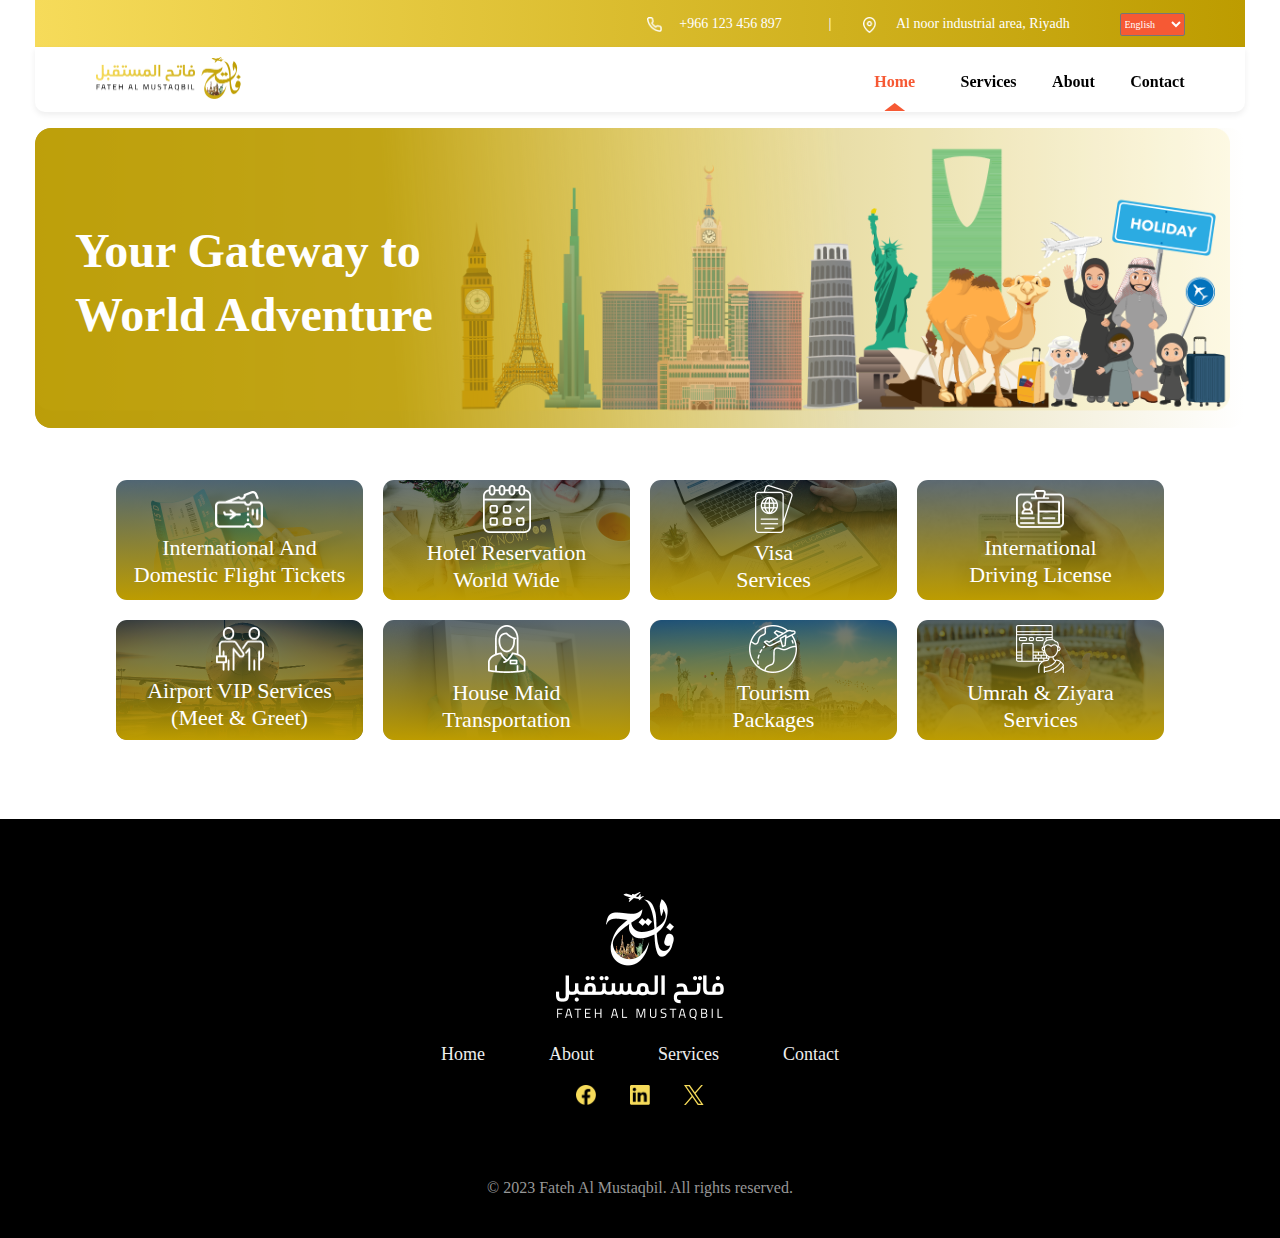
<file: index.html>
<!DOCTYPE html>
<html lang="en">
  <head>
    <meta charset="UTF-8" />
    <meta name="viewport" content="width=device-width, initial-scale=1.0" />
    <title>Fateh Al Mustaqbil - Home</title>
    <link rel="stylesheet" href="./css/home.css" />
  </head>

  <body>
    <section class="main-section">
      <!-- Yellow Header -->
      <header class="yellow-header">
        <div class="container">
          <!-- Phone Icon and Text -->
          <span>
            <img
              src="./assets/images/home_page/phone.png"
              alt="Phone Icon"
              style="
                width: 15px;
                height: 15px;
                vertical-align: middle;
                margin-right: 14px;
              "
            />
            <span class="phone-text">+966 123 456 897</span>
          </span>

          <!-- Separator -->
          <span style="margin: 0 28px 0 43px; border: 1px #ffffff; opacity: 1"
            >|</span
          >

          <!-- Location Icon and Text -->
          <span>
            <img
              src="./assets/images/home_page/map-pin@2x.png"
              alt="Location Icon"
              style="width: 13px; height: 16px; vertical-align: middle"
            />
            <span
              style="margin-right: 46px; margin-left: 16px"
              class="location-text"
              >Al noor industrial area, Riyadh</span
            >
          </span>

          <!-- Language Selector Dropdown -->
          <span>
            <select class="lag-selector" id="language-selector">
              <option value="eng">English</option>
              <option value="arb">Arabic</option>
            </select>
          </span>
        </div>
      </header>

      <!-- White Header -->
      <header class="white-header">
        <div class="container">
          <div class="logo">
            <img
              src="./assets/images/home_page/FATEH LOGO@2x.png"
              alt="Fateh Al Mustaqbil"
            />
          </div>
          <nav>
            <a
              href="/index.html"
              class="active"
              data-en="Home"
              data-ar="الرئيسية"
            >
              Home
            </a>
            <a
              href="/pages/services.html"
              class="btn-pdn"
              data-en="Services"
              data-ar="الخدمات"
            >
              Services
            </a>
            <a
              href="/pages/about.html"
              class="btn-pdn"
              data-en="About"
              data-ar="من نحن"
            >
              About
            </a>
            <a
              href="/pages/contact.html"
              class="btn-pdn"
              data-en="Contact"
              data-ar="اتصل بنا"
            >
              Contact
            </a>
          </nav>
        </div>
      </header>

      <!-- Hero Section -->
      <!-- Hero Section -->
      <section class="hero-section">
        <div class="hero-content">
          <h1 data-en="Your Gateway to" data-ar="بوابتك إلى">
            Your Gateway to
          </h1>
          <h1 data-en="World Adventure" data-ar="مغامرات العالم">
            World Adventure
          </h1>
        </div>
        <div class="hero-images">
          <img
            src="./assets/images/home_page/background_color@2x.png"
            alt="Background"
            class="hero-bg"
          />
          <div class="hero-family"></div>
        </div>
      </section>

      <!-- Services Section -->

      <!-- Services Section -->
      <section class="services">
        <!-- Service Box 1 -->
        <a class="service-box" href="/services">
          <img
            src="./assets/images/home_page/aero_plan2x.png"
            alt="Flight Tickets"
            class="service-image"
          />
          <div class="overlay">
            <div class="overlay-content">
              <img
                src="./assets/images/home_page/plan_union@2x (1).png"
                alt="plan_union"
                class="plan_usion"
              /><br />
              <span
                class="text_styling"
                data-en="International And"
                data-ar="الرحلات الدولية"
                >International And</span
              ><br />
              <span
                class="text_styling"
                data-en="Domestic Flight Tickets"
                data-ar="وتذاكر الطيران المحلية"
                >Domestic Flight Tickets</span
              >
            </div>
          </div>
        </a>

        <!-- Service Box 2 -->
        <a class="service-box" href="/services">
          <img
            src="./assets/images/home_page/booknow@2x.png"
            alt="Hotel Reservation"
            class="service-image"
          />
          <div class="overlay">
            <div class="overlay-content">
              <img
                src="./assets/images/home_page/Union 10@2x.png"
                alt="plan_union"
                class="Union10"
              /><br />
              <span
                class="text_styling"
                data-en="Hotel Reservation"
                data-ar="حجوزات الفنادق"
                >Hotel Reservation</span
              ><br />
              <span
                class="text_styling"
                data-en="World Wide"
                data-ar="في جميع أنحاء العالم"
                >World Wide</span
              >
            </div>
          </div>
        </a>

        <!-- Service Box 3 -->
        <a class="service-box" href="/services">
          <img
            src="./assets/images/home_page/laptop@2x.png"
            alt="Visa Services"
            class="service-image"
          />
          <div class="overlay">
            <div class="overlay-content">
              <img
                src="./assets/images/home_page/world@2x.png"
                alt="plan_union"
                class="world"
              /><br />
              <span
                class="text_styling"
                data-en="Visa"
                data-ar="خدمات التأشيرات"
                >Visa</span
              ><br />
              <span class="text_styling" data-en="Services" data-ar="خدمات"
                >Services</span
              >
            </div>
          </div>
        </a>

        <!-- Service Box 4 -->
        <a class="service-box" href="/services">
          <img
            src="./assets/images/home_page/card@2x.png"
            alt="Driving License"
            class="service-image"
          />
          <div class="overlay">
            <div class="overlay-content">
              <img
                src="./assets/images/home_page/Union 3@2x.png"
                alt="plan_union"
                class="Union3"
              /><br />
              <span
                class="text_styling"
                data-en="International"
                data-ar="رخصة القيادة"
                >International</span
              ><br />
              <span
                class="text_styling"
                data-en="Driving License"
                data-ar="الدولية"
                >Driving License</span
              >
            </div>
          </div>
        </a>

        <!-- Service Box 5 -->
        <a class="service-box" href="/services">
          <img
            src="./assets/images/home_page/plan@2x.png"
            alt="Airport VIP Services"
            class="service-image"
          />
          <div class="overlay">
            <div class="overlay-content">
              <img
                src="./assets/images/home_page/Union 4@2x.png"
                alt="plan_union"
                class="Union4"
              /><br />
              <span
                class="text_styling"
                data-en="Airport VIP Services"
                data-ar="خدمات كبار الشخصيات بالمطار"
                >Airport VIP Services</span
              ><br />
              <span
                class="text_styling"
                data-en="(Meet & Greet)"
                data-ar="(الاستقبال والترحيب)"
                >(Meet & Greet)</span
              >
            </div>
          </div>
        </a>

        <!-- Service Box 6 -->
        <a class="service-box" href="/services">
          <img
            src="./assets/images/home_page/hand@2x.png"
            alt="House Maid Transportation"
            class="service-image"
          />
          <div class="overlay">
            <div class="overlay-content">
              <img
                src="./assets/images/home_page/Union 5@2x.png"
                alt="plan_union"
                class="Union5"
              /><br />
              <span
                class="text_styling"
                data-en="House Maid"
                data-ar="خدمات الخادمات"
                >House Maid</span
              ><br />
              <span
                class="text_styling"
                data-en="Transportation"
                data-ar="النقل"
                >Transportation</span
              >
            </div>
          </div>
        </a>

        <!-- Service Box 7 -->
        <a class="service-box" href="/services">
          <img
            src="./assets/images/home_page/city@2x.png"
            alt="Tourism Packages"
            class="service-image"
          />
          <div class="overlay">
            <div class="overlay-content">
              <img
                src="./assets/images/home_page/Union 6@2x.png"
                alt="plan_union"
                class="Union6"
              /><br />
              <span class="text_styling" data-en="Tourism" data-ar="حزم السياحة"
                >Tourism</span
              ><br />
              <span class="text_styling" data-en="Packages" data-ar="العروض"
                >Packages</span
              >
            </div>
          </div>
        </a>

        <!-- Service Box 8 -->
        <a class="service-box" href="/services">
          <img
            src="./assets/images/home_page/Kaaba@2x.png"
            alt="Umrah & Ziyara Services"
            class="service-image"
          />
          <div class="overlay">
            <div class="overlay-content">
              <img
                src="./assets/images/home_page/Union 7@2x.png"
                alt="plan_union"
                class="Union7"
              /><br />
              <span
                class="text_styling"
                data-en="Umrah & Ziyara"
                data-ar="خدمات العمرة والزيارة"
                >Umrah & Ziyara</span
              ><br />
              <span class="text_styling" data-en="Services" data-ar="خدمات"
                >Services</span
              >
            </div>
          </div>
        </a>
      </section>
    </section>

    <!-- Footer -->
    <!-- Footer Section -->
    <footer id="localized-footer">
      <!-- Footer Logo -->
      <div class="footer-logo">
        <img
          src="/assets/images/home_page/Footer_LOGO@2x.png"
          alt="Fateh Al Mustaqbil"
        />
      </div>

      <!-- Footer Links -->
      <div class="footer-links">
        <a href="#" data-en="Home" data-ar="الرئيسية">Home</a>
        <a href="#" data-en="About" data-ar="من نحن">About</a>
        <a href="#" data-en="Services" data-ar="خدماتنا">Services</a>
        <a href="#" data-en="Contact" data-ar="اتصل بنا">Contact</a>
      </div>

      <!-- Social Icons -->
      <div class="social-icons">
        <img src="/assets/images/home_page/facebook@2x.png" alt="Facebook" />
        <img src="/assets/images/home_page/linkedin@2x.png" alt="LinkedIn" />
        <img src="/assets/images/home_page/X@2x.png" alt="X" />
      </div>

      <!-- Footer Text -->
      <p
        class="footer-text"
        data-en="&copy; 2023 Fateh Al Mustaqbil. All rights reserved."
        data-ar="&copy; 2023 فتح المستقبل. جميع الحقوق محفوظة."
      >
        &copy; 2023 Fateh Al Mustaqbil. All rights reserved.
      </p>
    </footer>

    <!-- JavaScript -->
    <script>
      // Function to apply language changes for different sections of the page
      function setLanguage(lang) {
        const phoneText = document.querySelector(".phone-text");
        const locationText = document.querySelector(".location-text");
        const navLinks = document.querySelectorAll("nav a");
        const footerLinks = document.querySelectorAll(".footer-links a");
        const footerText = document.querySelector(".footer-text");
        const serviceTexts = document.querySelectorAll(".text_styling");
        const heroHeadings = document.querySelectorAll(".hero-content h1");
        const heroSection = document.querySelector(".hero-section");
        const heroImages = document.querySelector(".hero-images");
        const heroBackground = document.querySelector(".hero-bg");
        const servicesSection = document.querySelector(".services");

        // Switch for general page text content (header, footer, etc.)
        if (lang === "arb") {
          document.body.style.direction = "rtl";
          document.body.style.textAlign = "right";

          phoneText.textContent = "+966 123 456 897"; // Arabic stays the same
          locationText.textContent = "منطقة النور الصناعية، الرياض";

          navLinks.forEach((link) => {
            link.textContent = link.getAttribute("data-ar");
          });

          footerLinks.forEach((link) => {
            link.textContent = link.getAttribute("data-ar");
          });

          footerText.innerHTML = footerText.getAttribute("data-ar");

          serviceTexts.forEach((text) => {
            text.textContent = text.getAttribute("data-ar");
          });

          heroHeadings.forEach((heading) => {
            heading.textContent = heading.getAttribute("data-ar");
          });

          heroSection.style.textAlign = "right";
          heroImages.style.justifyContent = "flex-end";
          heroBackground.style.transform = "scaleX(-1)"; // Optional: flip the hero background image

          servicesSection.style.textAlign = "right";
        } else {
          document.body.style.direction = "ltr";
          document.body.style.textAlign = "left";

          phoneText.textContent = "+966 123 456 897";
          locationText.textContent = "Al noor industrial area, Riyadh";

          navLinks.forEach((link) => {
            link.textContent = link.getAttribute("data-en");
          });

          footerLinks.forEach((link) => {
            link.textContent = link.getAttribute("data-en");
          });

          footerText.innerHTML = footerText.getAttribute("data-en");

          serviceTexts.forEach((text) => {
            text.textContent = text.getAttribute("data-en");
          });

          heroHeadings.forEach((heading) => {
            heading.textContent = heading.getAttribute("data-en");
          });

          heroSection.style.textAlign = "left";
          heroImages.style.justifyContent = "flex-start";
          heroBackground.style.transform = "scaleX(1)"; // Reset the hero background image

          servicesSection.style.textAlign = "left";
        }
      }

      // Event listener for language switcher (for Home page)
      const languageSelector = document.getElementById("language-selector");

      if (languageSelector) {
        languageSelector.addEventListener("change", (e) => {
          const selectedLang = e.target.value;
          localStorage.setItem("selectedLang", selectedLang); // Store the selected language in localStorage
          setLanguage(selectedLang); // Apply the language change
        });
      }

      // Default language on page load
      window.addEventListener("DOMContentLoaded", () => {
        const selectedLang = localStorage.getItem("selectedLang") || "eng"; // Check localStorage or default to English
        languageSelector.value = selectedLang; // Set the selector to the saved language
        setLanguage(selectedLang); // Apply the language based on the saved or default language
      });
    </script>
  </body>
</html>
</file>
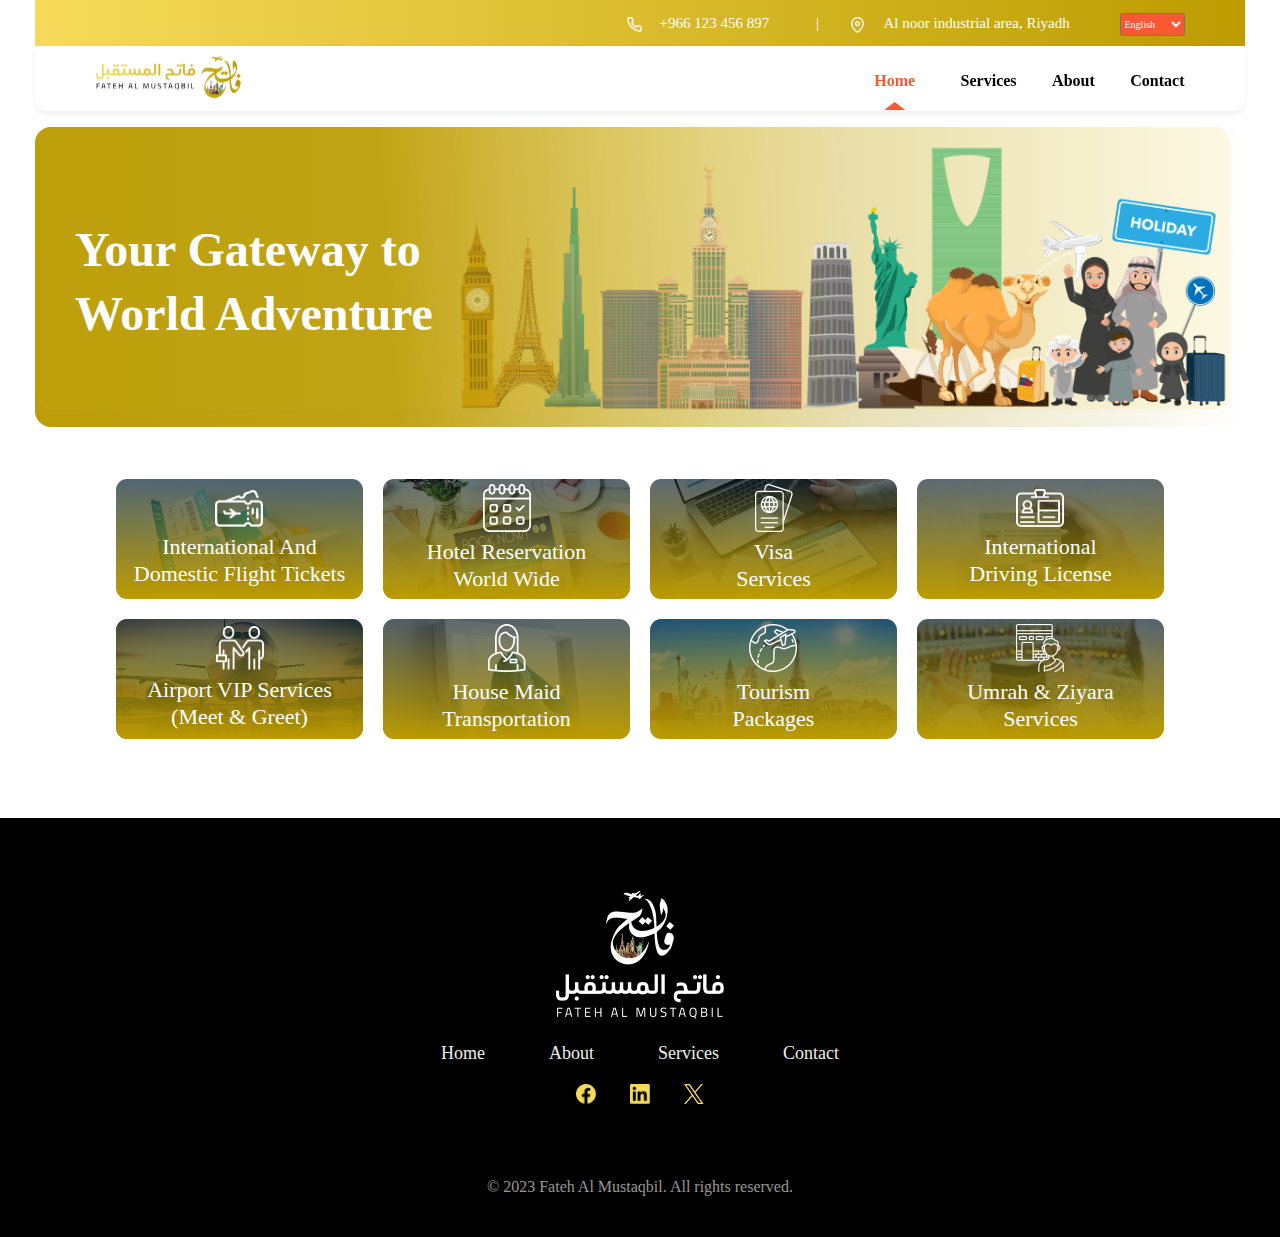
<file: home.html>
<!DOCTYPE html>
<html lang="en">
  <head>
    <meta charset="UTF-8" />
    <meta name="viewport" content="width=device-width, initial-scale=1.0" />
    <title>Fateh Al Mustaqbil - Home</title>
    <link rel="stylesheet" href="./css/home.css" />
  </head>

  <body>
    <section class="main-section">
      <!-- Yellow Header -->
      <header class="yellow-header">
        <div class="container">
          <span>
            <img
              src="./assets/images/home_page/phone.png"
              alt="Phone Icon"
              style="
                width: 15px;
                height: 15px;
                vertical-align: middle;
                margin-right: 14px;
              "
            />
            +966 123 456 897
          </span>
          <span style="margin: 0 28px 0 43px; border: 1px #ffffff; opacity: 1"
            >|</span
          >
          <span>
            <img
              src="./assets/images/home_page/map-pin@2x.png"
              alt="Location Icon"
              style="width: 13px; height: 16px; vertical-align: middle"
            />
            <span style="margin-right: 46px; margin-left: 16px">
              Al noor industrial area, Riyadh</span
            >
          </span>
          <span>
            <select class="lag-selector">
              <option value="eng">English</option>
              <option value="arb">Arabic</option>
            </select>
          </span>
        </div>
      </header>

      <!-- White Header -->
      <header class="white-header">
        <div class="container">
          <div class="logo">
            <img
              src="./assets/images/home_page/FATEH LOGO@2x.png"
              alt="Fateh Al Mustaqbil"
            />
          </div>
          <nav>
            <a href="/home.html" class="active">Home</a>
            <a href="/pages/services.html" class="btn-pdn">Services</a>
            <a href="/pages/about.html" class="btn-pdn">About</a>
            <a href="/pages/contact.html" class="btn-pdn">Contact</a>
          </nav>
        </div>
      </header>

      <!-- Hero Section -->

      <section class="hero-section">
        <div class="hero-content">
          <h1>Your Gateway to</h1>
          <h1>World Adventure</h1>
        </div>
        <div class="hero-images">
          <img
            src="./assets/images/home_page/background_color@2x.png"
            alt="Background"
            class="hero-bg"
          />

          <div class="hero-family"></div>
        </div>
      </section>

      <!-- Services Section -->

      <section class="services">
        <!-- Service Box 1 -->
        <a class="service-box" href="/services">
          <img
            src="./assets/images/home_page/aero_plan2x.png"
            alt="Flight Tickets"
            class="service-image"
          />
          <div class="overlay">
            <div class="overlay-content">
              <img
                src="./assets/images/home_page/plan_union@2x (1).png"
                alt="plan_union"
                class="plan_usion"
              /><br />

              <span class="text_styling">International And</span><br />
              <span class="text_styling">Domestic Flight Tickets</span>
            </div>
          </div>
        </a>

        <!-- Service Box 2 -->
        <a class="service-box" href="/services">
          <img
            src="./assets/images/home_page/booknow@2x.png"
            alt="Flight Tickets"
            class="service-image"
          />
          <div class="overlay">
            <div class="overlay-content">
              <img
                src="./assets/images/home_page/Union 10@2x.png"
                alt="plan_union"
                class="Union10"
              /><br />

              <span class="text_styling">Hotel Reservation</span><br />
              <span class="text_styling">World Wide</span>
            </div>
          </div>
        </a>
        <!-- Service Box 3 -->
        <a class="service-box" href="/services">
          <img
            src="./assets/images/home_page/laptop@2x.png"
            alt="Flight Tickets"
            class="service-image"
          />
          <div class="overlay">
            <div class="overlay-content">
              <img
                src="./assets/images/home_page/world@2x.png"
                alt="plan_union"
                class="world"
              /><br />

              <span class="text_styling">Visa</span><br />
              <span class="text_styling">Services</span>
            </div>
          </div>
        </a>
        <!-- Service Box 4 -->
        <a class="service-box" href="/services">
          <img
            src="./assets/images/home_page/card@2x.png"
            alt="Flight Tickets"
            class="service-image"
          />
          <div class="overlay">
            <div class="overlay-content">
              <img
                src="./assets/images/home_page/Union 3@2x.png"
                alt="plan_union"
                class="Union3"
              /><br />

              <span class="text_styling">International</span><br />
              <span class="text_styling">Driving License</span>
            </div>
          </div>
        </a>
        <!-- Service Box 5 -->
        <a class="service-box" href="/services">
          <img
            src="./assets/images/home_page/plan@2x.png"
            alt="Flight Tickets"
            class="service-image"
          />
          <div class="overlay">
            <div class="overlay-content">
              <img
                src="./assets/images/home_page/Union 4@2x.png"
                alt="plan_union"
                class="Union4"
              /><br />

              <span class="text_styling">Airport VIP Services</span><br />
              <span class="text_styling">(Meet & Greet)</span>
            </div>
          </div>
        </a>
        <!-- Service Box 6 -->
        <a class="service-box" href="/services">
          <img
            src="./assets/images/home_page/hand@2x.png"
            alt="Flight Tickets"
            class="service-image"
          />
          <div class="overlay">
            <div class="overlay-content">
              <img
                src="./assets/images/home_page/Union 5@2x.png"
                alt="plan_union"
                class="Union5"
              /><br />

              <span class="text_styling">House Maid</span><br />
              <span class="text_styling">Transportation</span>
            </div>
          </div>
        </a>
        <!-- Service Box 7 -->
        <a class="service-box" href="/services">
          <img
            src="./assets/images/home_page/city@2x.png"
            alt="Flight Tickets"
            class="service-image"
          />
          <div class="overlay">
            <div class="overlay-content">
              <img
                src="./assets/images/home_page/Union 6@2x.png"
                alt="plan_union"
                class="Union6"
              /><br />

              <span class="text_styling">Tourism</span><br />
              <span class="text_styling">Packages</span>
            </div>
          </div>
        </a>
        <!-- Service Box 8 -->
        <a class="service-box" href="/services">
          <img
            src="./assets/images/home_page/Kaaba@2x.png"
            alt="Flight Tickets"
            class="service-image"
          />
          <div class="overlay">
            <div class="overlay-content">
              <img
                src="./assets/images/home_page/Union 7@2x.png"
                alt="plan_union"
                class="Union7"
              /><br />

              <span class="text_styling">Umrah & Ziyara</span><br />
              <span class="text_styling">Services</span>
            </div>
          </div>
        </a>

        <!-- Add more service boxes by copying this structure -->
      </section>
    </section>

    <!-- Footer -->
    <footer>
      <div class="footer-logo">
        <img
          src="/assets/images/home_page/Footer_LOGO@2x.png"
          alt="Fateh Al Mustaqbil"
        />
      </div>
      <div class="footer-links">
        <a href="#">Home</a>
        <a href="#">About</a>
        <a href="#">Services</a>
        <a href="#">Contact</a>
      </div>
      <div class="social-icons">
        <img src="/assets/images/home_page/facebook@2x.png" alt="Facebook" />
        <img src="/assets/images/home_page/linkedin@2x.png" alt="LinkedIn" />
        <img src="/assets/images/home_page/X@2x.png" alt="X" />
      </div>
      <p>&copy; 2023 Fateh Al Mustaqbil. All rights reserved.</p>
    </footer>
  </body>
</html>
</file>
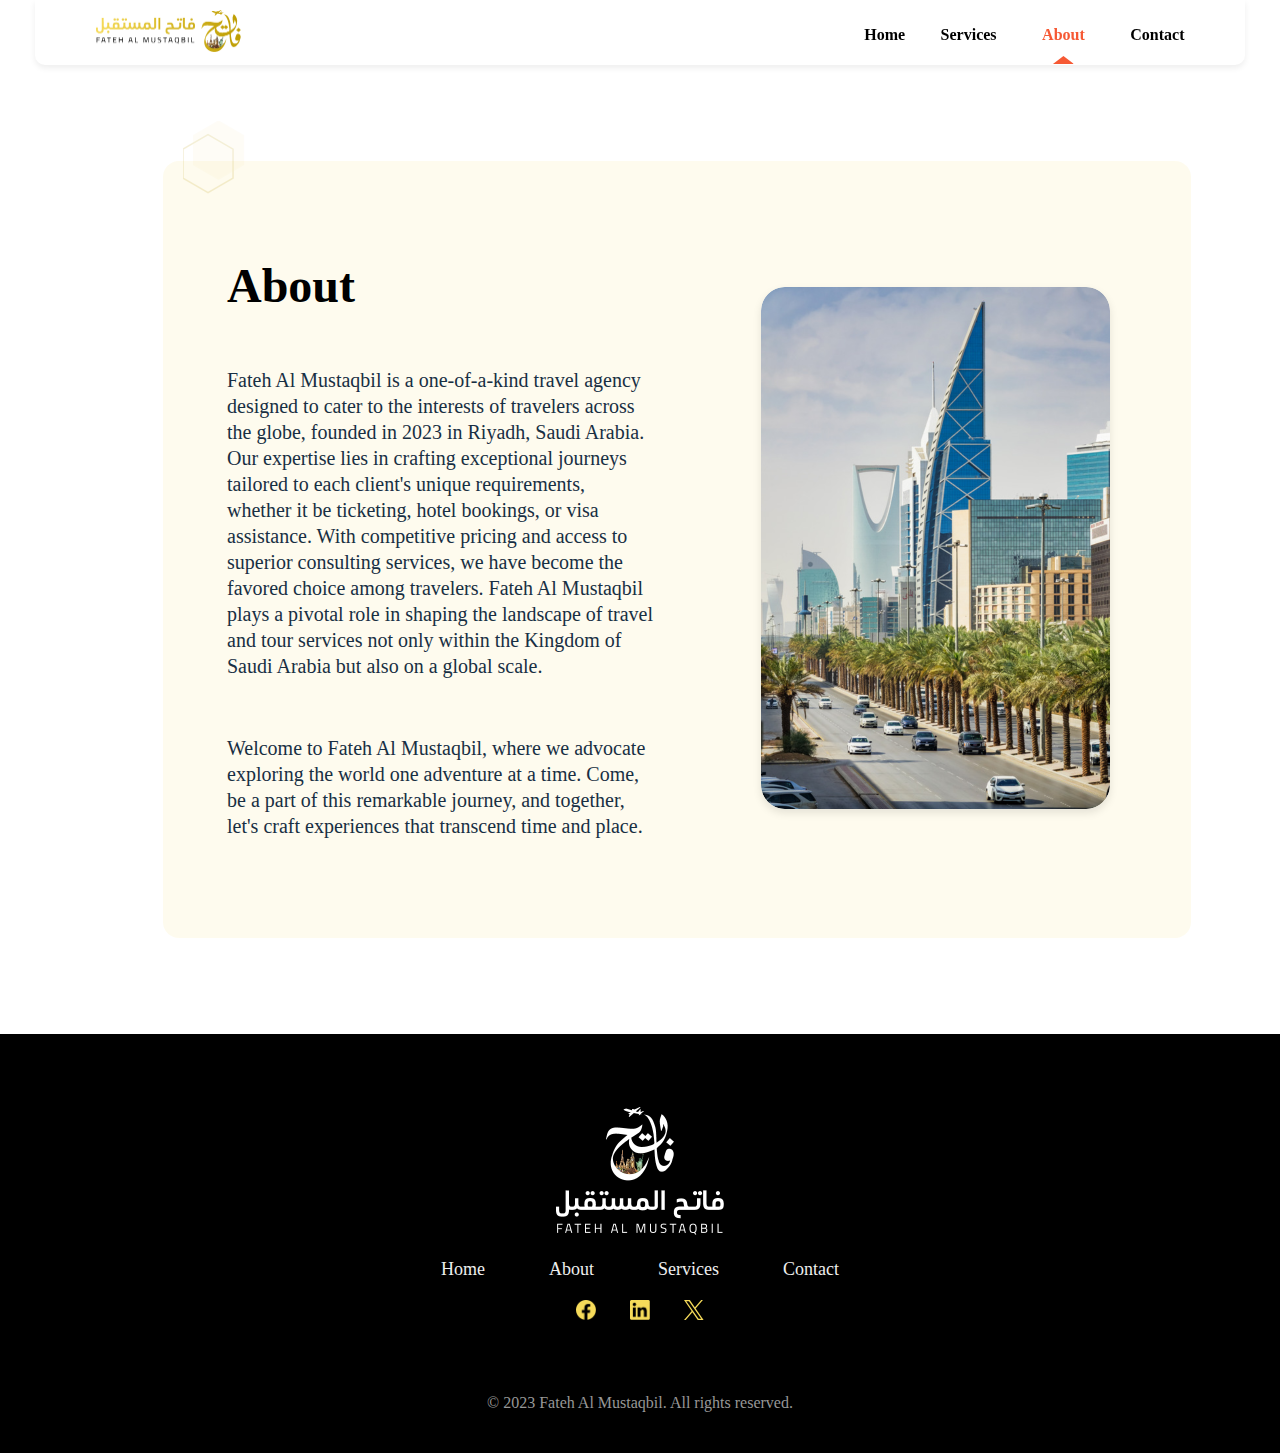
<file: pages/about.html>
<!DOCTYPE html>
<html lang="en">
  <head>
    <meta charset="UTF-8" />
    <meta name="viewport" content="width=device-width, initial-scale=1.0" />
    <title>About</title>
    <link rel="stylesheet" href="../css/about.css" />
  </head>

  <body>
    <section class="main-section">
      <!-- White Header -->
      <header class="white-header">
        <div class="container">
          <div class="logo">
            <img
              src="../assets/images/home_page/FATEH LOGO@2x.png"
              alt="Fateh Al Mustaqbil"
            />
          </div>
          <nav>
            <a
              href="/index.html"
              class="btn-pdn"
              data-en="Home"
              data-ar="الرئيسية"
            >
              Home
            </a>
            <a
              href="/pages/services.html"
              id="home-btn"
              class="btn-pdn"
              data-en="Services"
              data-ar="الخدمات"
            >
              Services
            </a>
            <a
              href="/pages/about.html"
              class="active"
              data-en="About"
              data-ar="من نحن"
            >
              About
            </a>
            <a
              href="/pages/contact.html"
              class="btn-pdn"
              data-en="Contact"
              data-ar="اتصل بنا"
            >
              Contact
            </a>
          </nav>
        </div>
      </header>

      <!-- Other sections will add here -->
      <!-- About Section -->
      <section class="about-section">
        <!-- Background SVG Decoration -->
        <span class="svg-decorator">
          <svg
            xmlns="http://www.w3.org/2000/svg"
            width="70"
            height="82"
            viewBox="0 0 69.934 81.831"
          >
            <g opacity="0.31">
              <path
                d="M60.5,43.5l-25,14.5L10.5,43.5v-29l25-14.5,25,14.5Z"
                fill="#f6db5a"
                stroke="#f6db5a"
                opacity="0.29"
              ></path>
              <path
                d="M50,57l-25,14.5L0,57V28L25,13.5,50,28Z"
                fill="none"
                stroke="#bd9c00"
                stroke-width="1.5"
              ></path>
            </g>
          </svg>
        </span>

        <!-- Content Wrapper -->
        <div class="about-content">
          <!-- Text Content -->
          <div class="text-content">
            <h1 class="about-text" data-en="About" data-ar="عن">About</h1>
            <p
              class="about-text"
              data-en="Fateh Al Mustaqbil is a one-of-a-kind travel agency designed to cater to the interests of travelers across the globe, founded in 2023 in Riyadh, Saudi Arabia. Our expertise lies in crafting exceptional journeys tailored to each client's unique requirements, whether it be ticketing, hotel bookings, or visa assistance. With competitive pricing and access to superior consulting services, we have become the favored choice among travelers. Fateh Al Mustaqbil plays a pivotal role in shaping the landscape of travel and tour services not only within the Kingdom of Saudi Arabia but also on a global scale."
              data-ar="فَتْح المستقبل هو وكالة سفر فريدة من نوعها تم تصميمها لتلبية احتياجات المسافرين من جميع أنحاء العالم. تأسست في عام 2023 في الرياض، المملكة العربية السعودية. تتمثل خبرتنا في تصميم رحلات استثنائية مخصصة لتلبية احتياجات كل عميل، سواء كان ذلك في حجز التذاكر أو حجز الفنادق أو خدمات التأشيرات. مع الأسعار التنافسية والوصول إلى خدمات استشارية فائقة الجودة، أصبحنا الخيار المفضل لدى المسافرين. يلعب فَتْح المستقبل دورًا محوريًا في تشكيل ملامح خدمات السفر والسياحة ليس فقط في المملكة العربية السعودية ولكن أيضًا على المستوى العالمي."
            >
              Fateh Al Mustaqbil is a one-of-a-kind travel agency designed to
              cater to the interests of travelers across the globe, founded in
              2023 in Riyadh, Saudi Arabia. Our expertise lies in crafting
              exceptional journeys tailored to each client's unique
              requirements, whether it be ticketing, hotel bookings, or visa
              assistance. With competitive pricing and access to superior
              consulting services, we have become the favored choice among
              travelers. Fateh Al Mustaqbil plays a pivotal role in shaping the
              landscape of travel and tour services not only within the Kingdom
              of Saudi Arabia but also on a global scale.
            </p>
            <p
              class="about-text"
              data-en="Welcome to Fateh Al Mustaqbil, where we advocate exploring the world one adventure at a time. Come, be a part of this remarkable journey, and together, let's craft experiences that transcend time and place."
              data-ar="مرحبًا بك في فَتْح المستقبل، حيث نؤمن باستكشاف العالم مغامرة تلو الأخرى. تعال وكن جزءًا من هذه الرحلة الرائعة، ودعونا معًا نصنع تجارب تتجاوز الزمن والمكان."
            >
              Welcome to Fateh Al Mustaqbil, where we advocate exploring the
              world one adventure at a time. Come, be a part of this remarkable
              journey, and together, let's craft experiences that transcend time
              and place.
            </p>
          </div>

          <!-- Image Section -->
          <div class="image-content" style="padding-left: 60px">
            <img
              src="/assets/images/about_page/Image 3@2x.png"
              alt="About Us Image"
            />
          </div>
        </div>
      </section>
    </section>

    <!-- Footer -->
    <!-- Footer Section -->
    <footer id="localized-footer">
      <!-- Footer Logo -->
      <div class="footer-logo">
        <img
          src="/assets/images/home_page/Footer_LOGO@2x.png"
          alt="Fateh Al Mustaqbil"
        />
      </div>

      <!-- Footer Links -->
      <div class="footer-links">
        <a href="#" data-en="Home" data-ar="الرئيسية">Home</a>
        <a href="#" data-en="About" data-ar="من نحن">About</a>
        <a href="#" data-en="Services" data-ar="خدماتنا">Services</a>
        <a href="#" data-en="Contact" data-ar="اتصل بنا">Contact</a>
      </div>

      <!-- Social Icons -->
      <div class="social-icons">
        <img src="/assets/images/home_page/facebook@2x.png" alt="Facebook" />
        <img src="/assets/images/home_page/linkedin@2x.png" alt="LinkedIn" />
        <img src="/assets/images/home_page/X@2x.png" alt="X" />
      </div>

      <!-- Footer Text -->
      <p
        class="footer-text"
        data-en="&copy; 2023 Fateh Al Mustaqbil. All rights reserved."
        data-ar="&copy; 2023 فتح المستقبل. جميع الحقوق محفوظة."
      >
        &copy; 2023 Fateh Al Mustaqbil. All rights reserved.
      </p>
    </footer>
  </body>

  <!-- javaScript -->
  <script>
    // Function to set page language based on selected language from localStorage
    function setLanguage(lang) {
      const aboutTexts = document.querySelectorAll(".about-text");
      const footerLinks = document.querySelectorAll(".footer-links a");
      const footerText = document.querySelector(".footer-text");
      const headerLinks = document.querySelectorAll("nav a");
      const imageContent = document.querySelector(".image-content img");

      // Change direction and alignment based on language
      if (lang === "arb") {
        document.body.style.direction = "rtl";
        document.body.style.textAlign = "right";

        // Flip images for RTL layout
        imageContent.style.transform = "scaleX(-1)";

        aboutTexts.forEach((text) => {
          text.textContent = text.getAttribute("data-ar");
        });

        // Change navigation and footer links text
        headerLinks.forEach((link) => {
          link.textContent = link.getAttribute("data-ar");
        });
        footerLinks.forEach((link) => {
          link.textContent = link.getAttribute("data-ar");
        });

        footerText.innerHTML = footerText.getAttribute("data-ar");
      } else {
        document.body.style.direction = "ltr";
        document.body.style.textAlign = "left";

        // Reset flipped images
        imageContent.style.transform = "scaleX(1)";

        aboutTexts.forEach((text) => {
          text.textContent = text.getAttribute("data-en");
        });

        // Change navigation and footer links text
        headerLinks.forEach((link) => {
          link.textContent = link.getAttribute("data-en");
        });
        footerLinks.forEach((link) => {
          link.textContent = link.getAttribute("data-en");
        });
      }
    }

    // Event listener to change language based on selector
    window.addEventListener("DOMContentLoaded", () => {
      const selectedLang = localStorage.getItem("selectedLang") || "eng"; // Default to "eng" if nothing is saved
      setLanguage(selectedLang);
    });

    // Listen to language change from the homepage (if applicable)
    window.addEventListener("storage", (e) => {
      if (e.key === "selectedLang") {
        setLanguage(e.newValue);
      }
    });
  </script>
</html>
</file>
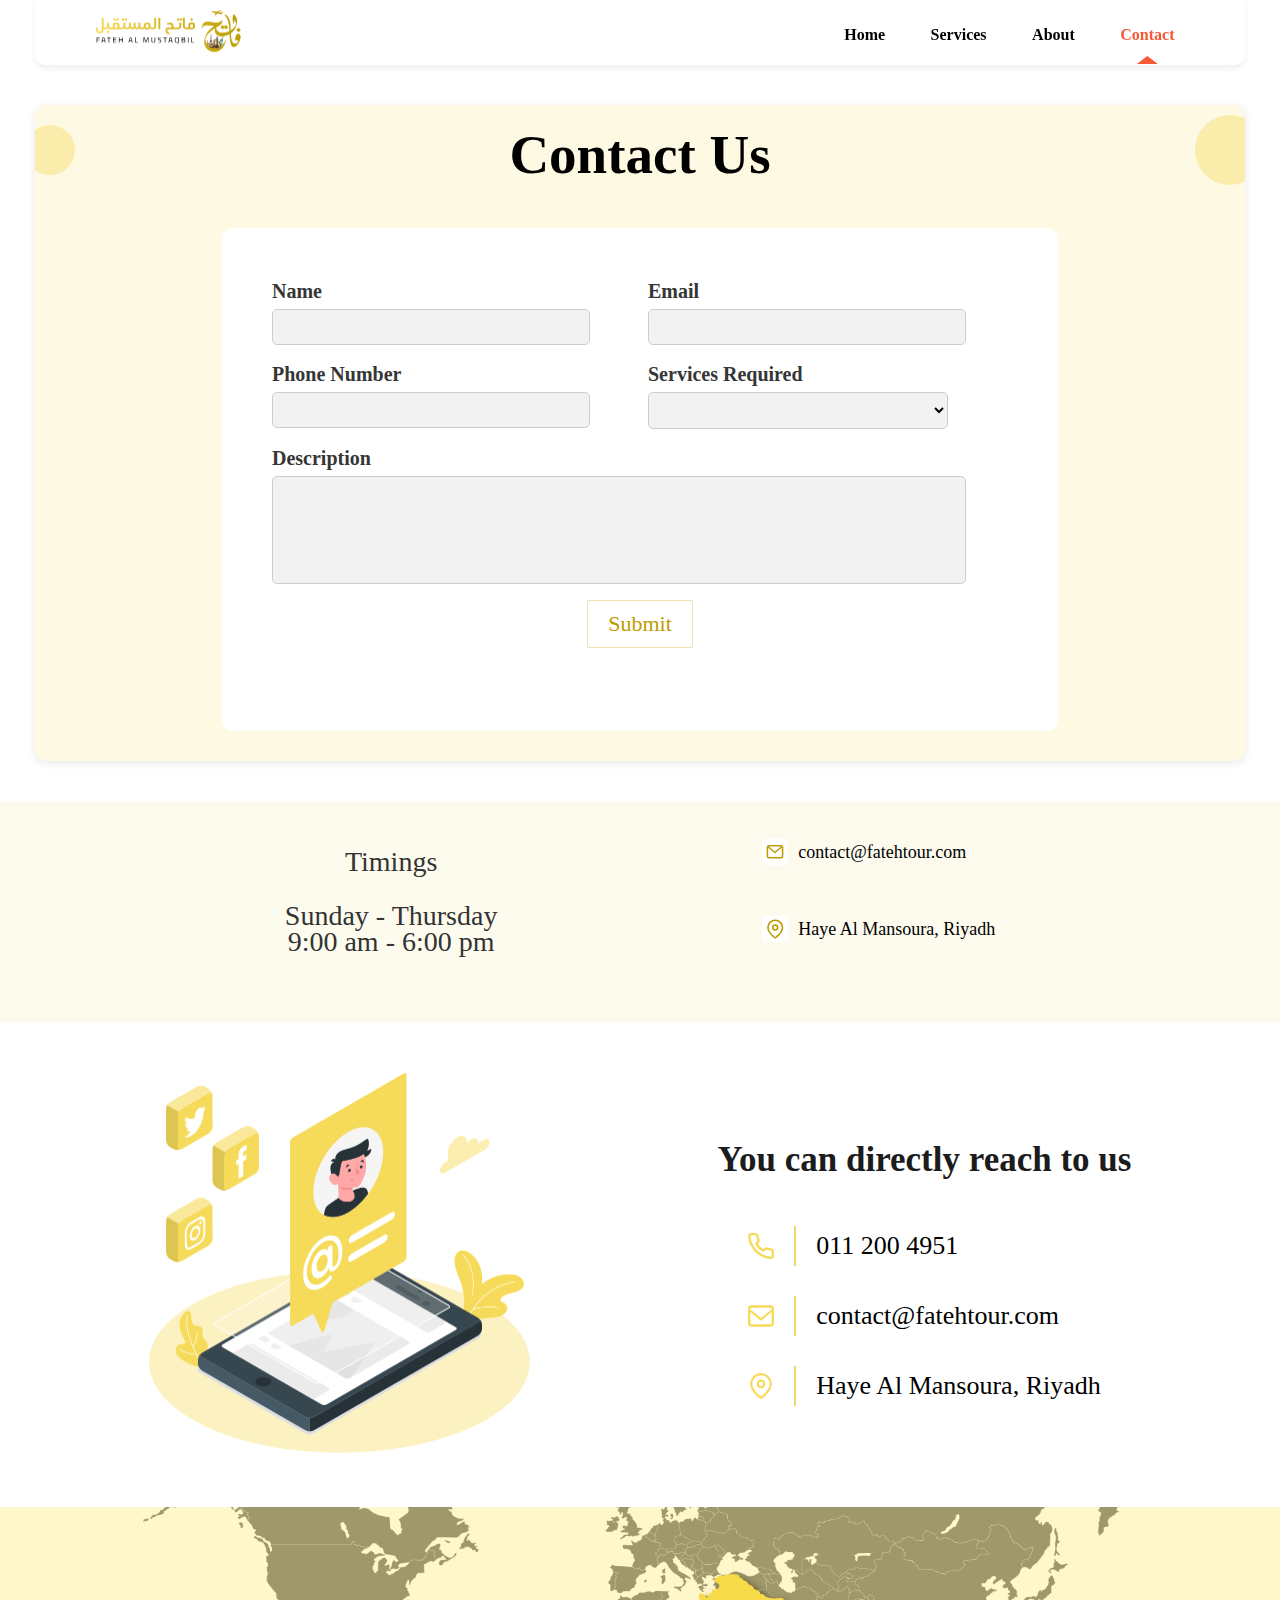
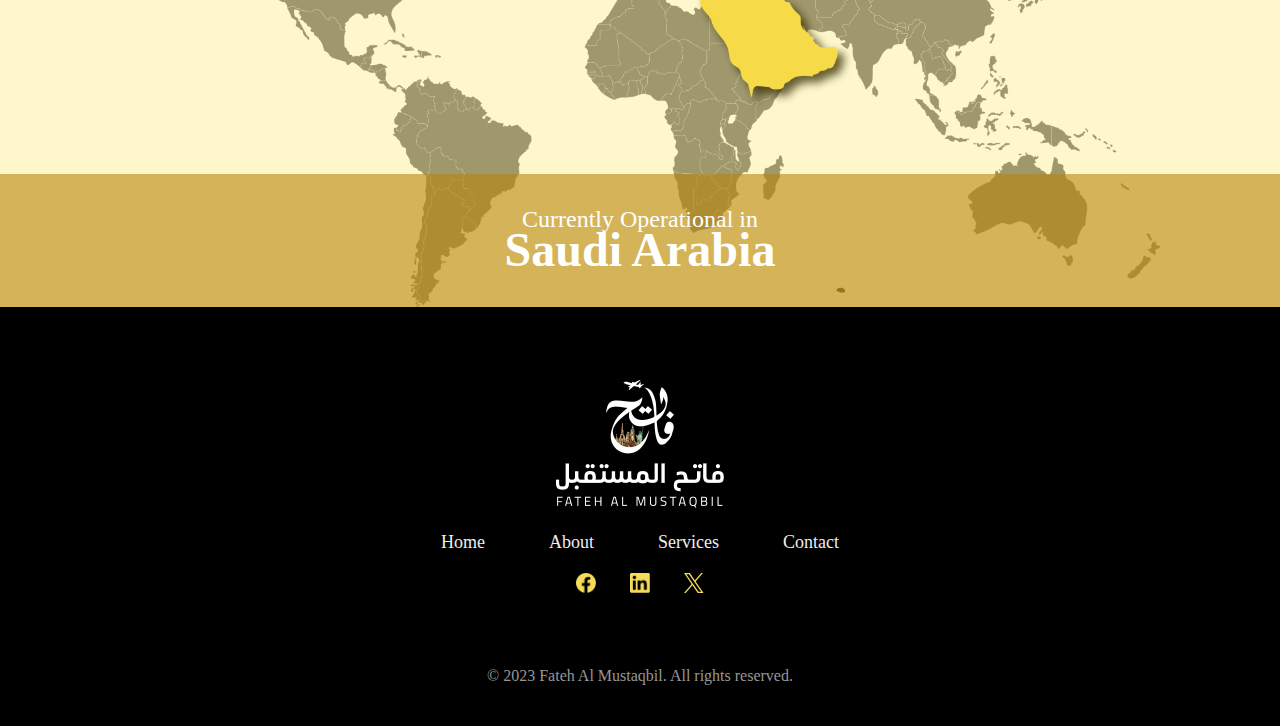
<file: pages/contact.html>
<!DOCTYPE html>
<html lang="en">
  <head>
    <meta charset="UTF-8" />
    <meta name="viewport" content="width=device-width, initial-scale=1.0" />
    <title>Contact</title>
    <link rel="stylesheet" href="../css/contact.css" />
  </head>

  <body>
    <section class="main-section">
      <!-- White Header -->
      <header class="white-header">
        <div class="container">
          <div class="logo">
            <img
              src="../assets/images/home_page/FATEH LOGO@2x.png"
              alt="Fateh Al Mustaqbil"
            />
          </div>
          <nav>
            <a
              href="/index.html"
              class="btn-pdn"
              id="home-btn"
              data-en="Home"
              data-ar="الرئيسية"
            >
              Home
            </a>
            <a href="/pages/services.html" data-en="Services" data-ar="الخدمات">
              Services
            </a>
            <a
              href="/pages/about.html"
              class="btn-pdn"
              id="home-btn"
              data-en="About"
              data-ar="من نحن"
            >
              About
            </a>
            <a
              href="/pages/contact.html"
              class="active"
              data-en="Contact"
              data-ar="اتصل بنا"
            >
              Contact
            </a>
          </nav>
        </div>
      </header>

      <!-- Other sections will add here -->
      <div class="contact-container">
        <div class="header-icons">
          <span class="left-icon"></span>
          <span class="right-icon"></span>
        </div>
        <h1
          class="service-text"
          data-en="Contact Us"
          data-ar="اتصل بنا"
          style="
            text-align: left;
            font: normal normal 900 55px/26px Cooper;
            letter-spacing: 0px;
            color: #000000;
            opacity: 1;
            padding-bottom: 40px;
          "
        >
          Contact Us
        </h1>
        <section class="contact-form">
          <form>
            <div
              class="form-group"
              style="
                font: normal normal normal 20px/26px Gabriola;
                letter-spacing: 0px;
                color: #363636;
                opacity: 1;
              "
            >
              <label for="name" data-en="Name" data-ar="اسم">Name</label>
              <input type="text" id="name" class="input-box" />
            </div>
            <div
              class="form-group"
              style="
                font: normal normal normal 20px/26px Gabriola;
                letter-spacing: 0px;
                color: #363636;
                opacity: 1;
              "
            >
              <label for="email" data-en="Email" data-ar="بريد إلكتروني"
                >Email</label
              >
              <input type="email" id="email" class="input-box" />
            </div>
            <div
              class="form-group"
              style="
                font: normal normal normal 20px/26px Gabriola;
                letter-spacing: 0px;
                color: #363636;
                opacity: 1;
              "
            >
              <label for="number" data-en="Phone Number" data-ar="رقم التليفون"
                >Phone Number</label
              >
              <input type="text" id="number" class="input-box" />
            </div>
            <div
              class="form-group"
              style="
                font: normal normal normal 20px/26px Gabriola;
                letter-spacing: 0px;
                color: #363636;
                opacity: 1;
              "
            >
              <label
                for="services"
                data-en="Service Required"
                data-ar="الخدمات المطلوبة"
                >Services Required</label
              >
              <select id="services" class="input-box">
                <option value=""></option>
                <option
                  class="service-text"
                  data-en="Consulting"
                  data-ar="اسم"
                  value="consulting"
                >
                  Consulting
                </option>
                <option
                  class="service-text"
                  data-en="Support"
                  data-ar="اسم"
                  value="support"
                >
                  Support
                </option>
                <option
                  class="service-text"
                  data-en="Custom Service"
                  data-ar="اسم"
                  value="custom"
                >
                  Custom Service
                </option>
              </select>
            </div>
            <div
              class="form-group full-width"
              style="
                font: normal normal normal 20px/26px Gabriola;
                letter-spacing: 0px;
                color: #363636;
                opacity: 1;
              "
            >
              <label for="description" data-en="Description" data-ar="وصف"
                >Description</label
              >
              <textarea
                id="description"
                rows="5"
                class="input-box"
                style="width: 676px"
              ></textarea>
            </div>
            <div class="form-submit">
              <button
                type="submit"
                style="
                  border: 1px solid #efe4ac;
                  border-radius: 2px;
                  opacity: 1;
                  background-color: white;
                  text-align: left;
                  font: normal normal normal 22px/26px Gabriola;
                  letter-spacing: 0px;
                  color: #bd9c00;
                  opacity: 1;
                  float: right;
                "
                class="service-text"
                data-en="Submit"
                data-ar="يرسل"
              >
                Submit
              </button>
            </div>
          </form>
        </section>
      </div>
    </section>
    <!-- contact info -->
    <section class="contact-info-section">
      <div class="timing-info">
        <p class="service-text" data-en="Timings" data-ar="التوقيتات">
          Timings
        </p>
        <p
          class="sunday service-text"
          data-en="Sunday - Thursday"
          data-ar="الأحد الخميس"
          style="margin-bottom: 0px"
        >
          Sunday - Thursday<br />9:00 am - 6:00 pm
        </p>
        <p
          class="sunday service-text"
          data-en="9:00 am - 6:00 pm"
          data-ar="9:00 صباحًا - 6:00 مساءً"
          style="margin-top: 0px"
        >
          Sunday - Thursday<br />9:00 am - 6:00 pm
        </p>
        <!-- <p class="sunday">Sunday - Thursday<br>9:00 am - 6:00 pm</p> -->
      </div>
      <div class="location-info">
        <div class="info-item">
          <svg
            xmlns="http://www.w3.org/2000/svg"
            width="39"
            height="39"
            viewBox="0 0 39 39"
          >
            <g
              id="Group_1419"
              data-name="Group 1419"
              transform="translate(-346 -3996)"
            >
              <rect
                id="Rectangle_671"
                data-name="Rectangle 671"
                width="39"
                height="39"
                rx="4"
                transform="translate(346 3996)"
                fill="#fff"
              />
              <g id="mail" transform="translate(353.005 4004.822)">
                <path
                  id="Path_50"
                  data-name="Path 50"
                  d="M4.408,3H22.583A3.412,3.412,0,0,1,25.99,6.408V20.039a3.412,3.412,0,0,1-3.408,3.408H4.408A3.412,3.412,0,0,1,1,20.039V6.408A3.412,3.412,0,0,1,4.408,3ZM22.583,21.175a1.137,1.137,0,0,0,1.136-1.136V6.408a1.137,1.137,0,0,0-1.136-1.136H4.408A1.137,1.137,0,0,0,3.272,6.408V20.039a1.137,1.137,0,0,0,1.136,1.136Z"
                  transform="translate(-1 -3)"
                  fill="#bd9c00"
                />
                <path
                  id="Path_51"
                  data-name="Path 51"
                  d="M11.535,15.223a.857.857,0,0,1-.549-.205L1.409,7.067a1.275,1.275,0,0,1-.235-1.582.867.867,0,0,1,1.334-.279l9.028,7.5,9.028-7.5a.867.867,0,0,1,1.334.279,1.275,1.275,0,0,1-.235,1.582l-9.578,7.952A.857.857,0,0,1,11.535,15.223Z"
                  transform="translate(0.851 -2.728)"
                  fill="#bd9c00"
                />
              </g>
            </g>
          </svg>

          <p
            style="
              text-align: left;
              font: normal normal normal 18px/26px Gabriola;
              letter-spacing: 0px;
              color: #000000;
              opacity: 1;
            "
          >
            contact@fatehtour.com
          </p>
        </div>
        <div class="info-item">
          <svg
            xmlns="http://www.w3.org/2000/svg"
            width="39"
            height="39"
            viewBox="0 0 39 39"
          >
            <g
              id="Group_1418"
              data-name="Group 1418"
              transform="translate(-720 -3994)"
            >
              <rect
                id="Rectangle_725"
                data-name="Rectangle 725"
                width="39"
                height="39"
                rx="4"
                transform="translate(720 3994)"
                fill="#fff"
              />
              <g id="map-pin" transform="translate(727.749 3999.099)">
                <path
                  id="Path_5"
                  data-name="Path 5"
                  d="M14.061,0A12.075,12.075,0,0,1,26.123,12.061a13.784,13.784,0,0,1-1.843,6.589A25.523,25.523,0,0,1,20.365,23.9a36.6,36.6,0,0,1-5.634,4.848,1.206,1.206,0,0,1-1.338,0A36.6,36.6,0,0,1,7.758,23.9a25.523,25.523,0,0,1-3.915-5.246A13.783,13.783,0,0,1,2,12.061,12.075,12.075,0,0,1,14.061,0Zm0,26.258c2.288-1.7,9.649-7.668,9.649-14.2a9.649,9.649,0,1,0-19.3,0C4.412,18.591,11.773,24.561,14.061,26.258Z"
                  transform="translate(-2)"
                  fill="#bd9c00"
                />
                <path
                  id="Ellipse_1"
                  data-name="Ellipse 1"
                  d="M3.825-1A4.825,4.825,0,1,1-1,3.825,4.83,4.83,0,0,1,3.825-1Zm0,7.237A2.412,2.412,0,1,0,1.412,3.825,2.415,2.415,0,0,0,3.825,6.237Z"
                  transform="translate(8.237 8.237)"
                  fill="#bd9c00"
                />
              </g>
            </g>
          </svg>

          <p
            style="
              text-align: left;
              font: normal normal normal 18px/26px Gabriola;
              letter-spacing: 0px;
              color: #000000;
              opacity: 1;
            "
            class="service-text"
            data-en="Haye Al Mansoura, Riyadh"
            data-ar="حي المنصورة، الرياض"
          >
            Haye Al Mansoura, Riyadh
          </p>
        </div>
      </div>
    </section>
    <!-- second section -->
    <div class="container-main">
      <div>
        <img
          src="../assets/images/contact_page/Mention-amico (1)@2x.png"
          alt="Fateh Al Mustaqbil"
          style="width: 381px; height: 380px; padding-right: 188px"
        />
      </div>
      <!-- Main Section -->
      <div class="contact-wrapper">
        <!-- Heading -->
        <h1
          class="contact-title service-text"
          data-en="You can directly reach to us"
          data-ar="يمكنك الوصول إلينا مباشرة"
        >
          You can directly reach to us
        </h1>

        <!-- Contact Items -->
        <div class="contact-items">
          <!-- Phone -->
          <div class="contact-item">
            <svg
              id="phone"
              xmlns="http://www.w3.org/2000/svg"
              width="26"
              height="26.047"
              viewBox="0 0 26 26.047"
            >
              <path
                id="phone-2"
                data-name="phone"
                d="M23.548,27.047c-.107,0-.215,0-.321-.014l-.021,0A24.816,24.816,0,0,1,12.441,23.2a24.509,24.509,0,0,1-7.484-7.484A24.814,24.814,0,0,1,1.128,4.9l0-.019A3.563,3.563,0,0,1,4.672,1H8.26a3.58,3.58,0,0,1,3.528,3.065v.011a14.084,14.084,0,0,0,.767,3.078,3.573,3.573,0,0,1-.8,3.757l0,0-.852.852a17.831,17.831,0,0,0,5.447,5.447l.852-.852,0,0a3.563,3.563,0,0,1,3.759-.8,14.078,14.078,0,0,0,3.075.766h.011a3.563,3.563,0,0,1,3.065,3.6v3.55a3.564,3.564,0,0,1-3.563,3.573Zm-.1-2.38a1.188,1.188,0,0,0,1.286-1.189V19.91q0-.015,0-.029a1.188,1.188,0,0,0-1.017-1.205,16.462,16.462,0,0,1-3.591-.9,1.187,1.187,0,0,0-1.254.265l-1.506,1.506a1.188,1.188,0,0,1-1.427.193,20.2,20.2,0,0,1-7.572-7.572,1.188,1.188,0,0,1,.193-1.427l1.506-1.506a1.191,1.191,0,0,0,.265-1.251,16.469,16.469,0,0,1-.9-3.593A1.193,1.193,0,0,0,8.26,3.376H4.673A1.188,1.188,0,0,0,3.492,4.663,22.427,22.427,0,0,0,6.953,14.43l.006.009A22.119,22.119,0,0,0,13.72,21.2l.009.006A22.428,22.428,0,0,0,23.45,24.667Z"
                transform="translate(-1.112 -1)"
                fill="#f6db5a"
              />
            </svg>

            <span class="separator"></span>
            <span class="side-text">011 200 4951</span>
          </div>

          <!-- Email -->
          <div class="contact-item">
            <svg
              id="mail"
              xmlns="http://www.w3.org/2000/svg"
              width="27"
              height="22.091"
              viewBox="0 0 27 22.091"
            >
              <path
                id="Path_50"
                data-name="Path 50"
                d="M4.682,3H24.318A3.686,3.686,0,0,1,28,6.682V21.409a3.686,3.686,0,0,1-3.682,3.682H4.682A3.686,3.686,0,0,1,1,21.409V6.682A3.686,3.686,0,0,1,4.682,3ZM24.318,22.636a1.229,1.229,0,0,0,1.227-1.227V6.682a1.229,1.229,0,0,0-1.227-1.227H4.682A1.229,1.229,0,0,0,3.455,6.682V21.409a1.229,1.229,0,0,0,1.227,1.227Z"
                transform="translate(-1 -3)"
                fill="#f6db5a"
              />
              <path
                id="Path_51"
                data-name="Path 51"
                d="M12.506,16.045a.942.942,0,0,1-.6-.222L1.446,7.233a1.367,1.367,0,0,1-.257-1.709.952.952,0,0,1,1.457-.3l9.86,8.1,9.86-8.1a.952.952,0,0,1,1.457.3,1.367,1.367,0,0,1-.257,1.709l-10.46,8.591A.942.942,0,0,1,12.506,16.045Z"
                transform="translate(1 -0.214)"
                fill="#f6db5a"
              />
            </svg>

            <span class="separator"></span>
            <span class="side-text">contact@fatehtour.com</span>
          </div>

          <!-- Address -->
          <div class="contact-item">
            <svg
              id="map-pin"
              xmlns="http://www.w3.org/2000/svg"
              width="27.62"
              height="33.145"
              viewBox="0 0 27.62 33.145"
            >
              <path
                id="Path_5"
                data-name="Path 5"
                d="M15.81,0A13.826,13.826,0,0,1,29.62,13.81a15.782,15.782,0,0,1-2.111,7.545,29.223,29.223,0,0,1-4.482,6.007,41.9,41.9,0,0,1-6.451,5.551,1.381,1.381,0,0,1-1.532,0,41.9,41.9,0,0,1-6.451-5.551,29.224,29.224,0,0,1-4.482-6.007A15.782,15.782,0,0,1,2,13.81,13.826,13.826,0,0,1,15.81,0Zm0,30.066c2.619-1.943,11.048-8.78,11.048-16.256a11.048,11.048,0,1,0-22.1,0C4.762,21.286,13.19,28.122,15.81,30.066Z"
                transform="translate(-2)"
                fill="#f6db5a"
              />
              <path
                id="Ellipse_1"
                data-name="Ellipse 1"
                d="M4.524-1A5.524,5.524,0,1,1-1,4.524,5.53,5.53,0,0,1,4.524-1Zm0,8.286A2.762,2.762,0,1,0,1.762,4.524,2.765,2.765,0,0,0,4.524,7.286Z"
                transform="translate(9.286 9.285)"
                fill="#f6db5a"
              />
            </svg>

            <span class="separator"></span>
            <div class="contact-address">
              <span
                class="side-text service-text"
                data-en="Haye Al Mansoura, Riyadh"
                data-ar="حي المنصورة، الرياض"
                >Haye Al Mansoura, Riyadh</span
              >
            </div>
          </div>
        </div>
      </div>
    </div>
    <!-- background -->
    <!-- Section with Background -->
    <section class="section-container">
      <!-- Transparent Golden Overlay -->
      <div class="overlay"></div>

      <!-- Content Section -->
      <div class="content-box">
        <div class="text-box">
          <h1
            class="title service-text"
            data-en="Currently Operational in"
            data-ar="لعاملة حاليا في"
          >
            Currently Operational in
          </h1>
          <h1
            class="sub-title service-text"
            data-en="Saudi Arabia"
            data-ar="المملكة العربية السودية"
          >
            Saudi Arabia
          </h1>
        </div>
      </div>
    </section>

    <!-- Footer -->
    <!-- Footer Section -->
    <footer id="localized-footer">
      <!-- Footer Logo -->
      <div class="footer-logo">
        <img
          src="/assets/images/home_page/Footer_LOGO@2x.png"
          alt="Fateh Al Mustaqbil"
        />
      </div>

      <!-- Footer Links -->
      <div class="footer-links">
        <a href="#" data-en="Home" data-ar="الرئيسية">Home</a>
        <a href="#" data-en="About" data-ar="من نحن">About</a>
        <a href="#" data-en="Services" data-ar="خدماتنا">Services</a>
        <a href="#" data-en="Contact" data-ar="اتصل بنا">Contact</a>
      </div>

      <!-- Social Icons -->
      <div class="social-icons">
        <img src="/assets/images/home_page/facebook@2x.png" alt="Facebook" />
        <img src="/assets/images/home_page/linkedin@2x.png" alt="LinkedIn" />
        <img src="/assets/images/home_page/X@2x.png" alt="X" />
      </div>

      <!-- Footer Text -->
      <p
        class="footer-text"
        data-en="&copy; 2023 Fateh Al Mustaqbil. All rights reserved."
        data-ar="&copy; 2023 فتح المستقبل. جميع الحقوق محفوظة."
      >
        &copy; 2023 Fateh Al Mustaqbil. All rights reserved.
      </p>
    </footer>
  </body>

  <!-- javaScript -->

  <!-- javaScript -->
  <script>
    // Function to set page language based on selected language from localStorage
    function setLanguage(lang) {
      const serviceTexts = document.querySelectorAll(".service-text");
      const footerLinks = document.querySelectorAll(".footer-links a");
      const footerText = document.querySelector(".footer-text");
      const headerLinks = document.querySelectorAll("nav a");
      //add
      const formLabel = document.querySelectorAll("form label");
      // const serviceItems = document.querySelectorAll(".service-item");
      const serviceImages = document.querySelectorAll(".service-image");

      // Change direction and alignment based on language
      if (lang === "arb") {
        document.body.style.direction = "rtl";
        document.body.style.textAlign = "right";

        // Flip images for RTL layout
        // serviceImages.forEach((image) => {
        //     image.style.transform = "scaleX(-1)";
        // });

        serviceTexts.forEach((text) => {
          text.textContent = text.getAttribute("data-ar");
        });

        // Change navigation and footer links text
        headerLinks.forEach((link) => {
          link.textContent = link.getAttribute("data-ar");
        });
        footerLinks.forEach((link) => {
          link.textContent = link.getAttribute("data-ar");
        });

        footerText.innerHTML = footerText.getAttribute("data-ar");

        formLabel.forEach((link) => {
          link.textContent = link.getAttribute("data-ar");
        });

        // Reverse the order of service items
        serviceItems.forEach((item) => {
          item.classList.add("reverse");
        });
      } else {
        document.body.style.direction = "ltr";
        document.body.style.textAlign = "left";

        // Reset flipped images
        serviceImages.forEach((image) => {
          image.style.transform = "scaleX(1)";
        });

        serviceTexts.forEach((text) => {
          text.textContent = text.getAttribute("data-en");
        });

        // Change navigation and footer links text
        headerLinks.forEach((link) => {
          link.textContent = link.getAttribute("data-en");
        });
        footerLinks.forEach((link) => {
          link.textContent = link.getAttribute("data-en");
        });

        // Reset order of service items
        serviceItems.forEach((item) => {
          item.classList.remove("reverse");
        });
      }
    }

    // Event listener to change language based on selector
    window.addEventListener("DOMContentLoaded", () => {
      // Check if a language is saved in localStorage; if not, default to English
      const selectedLang = localStorage.getItem("selectedLang") || "eng"; // Default to "eng" if nothing is saved
      setLanguage(selectedLang);
    });

    // Listen to language change from the homepage (if applicable)
    window.addEventListener("storage", (e) => {
      if (e.key === "selectedLang") {
        setLanguage(e.newValue);
      }
    });
  </script>
</html>
</file>
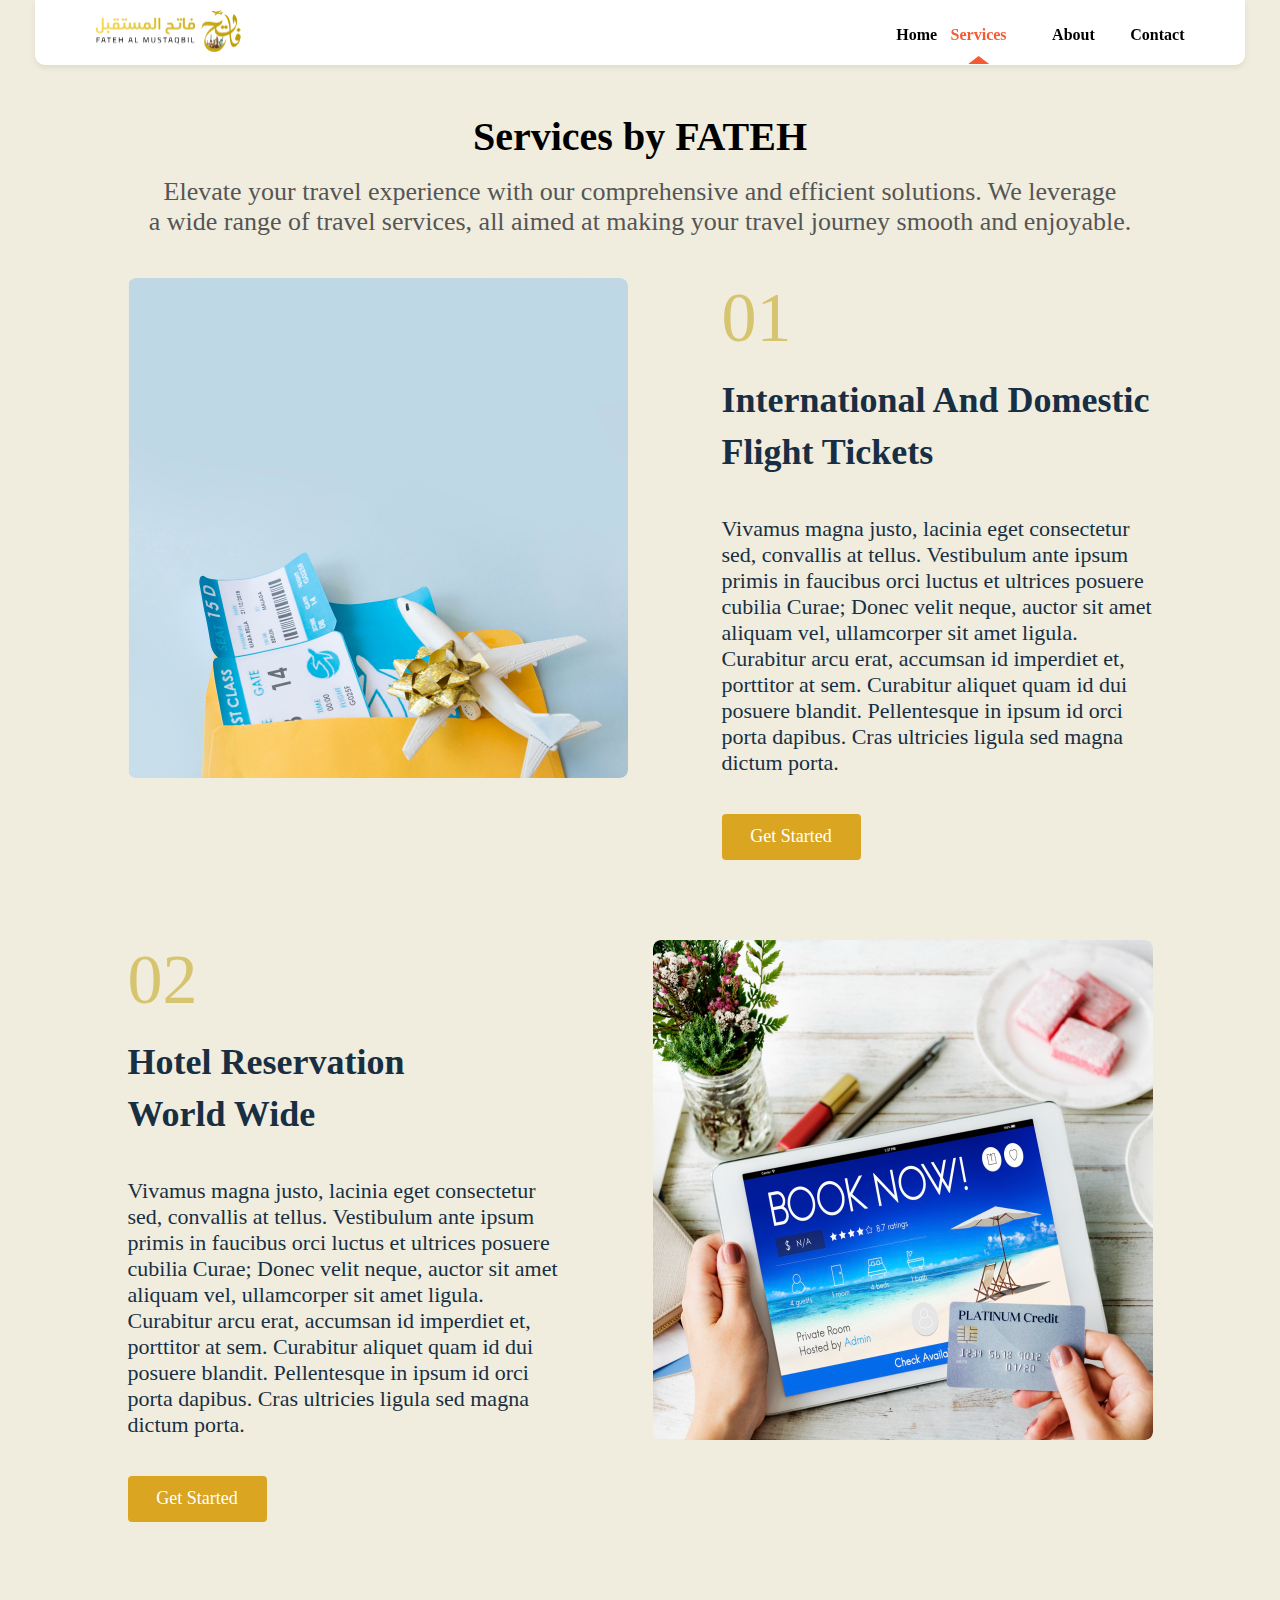
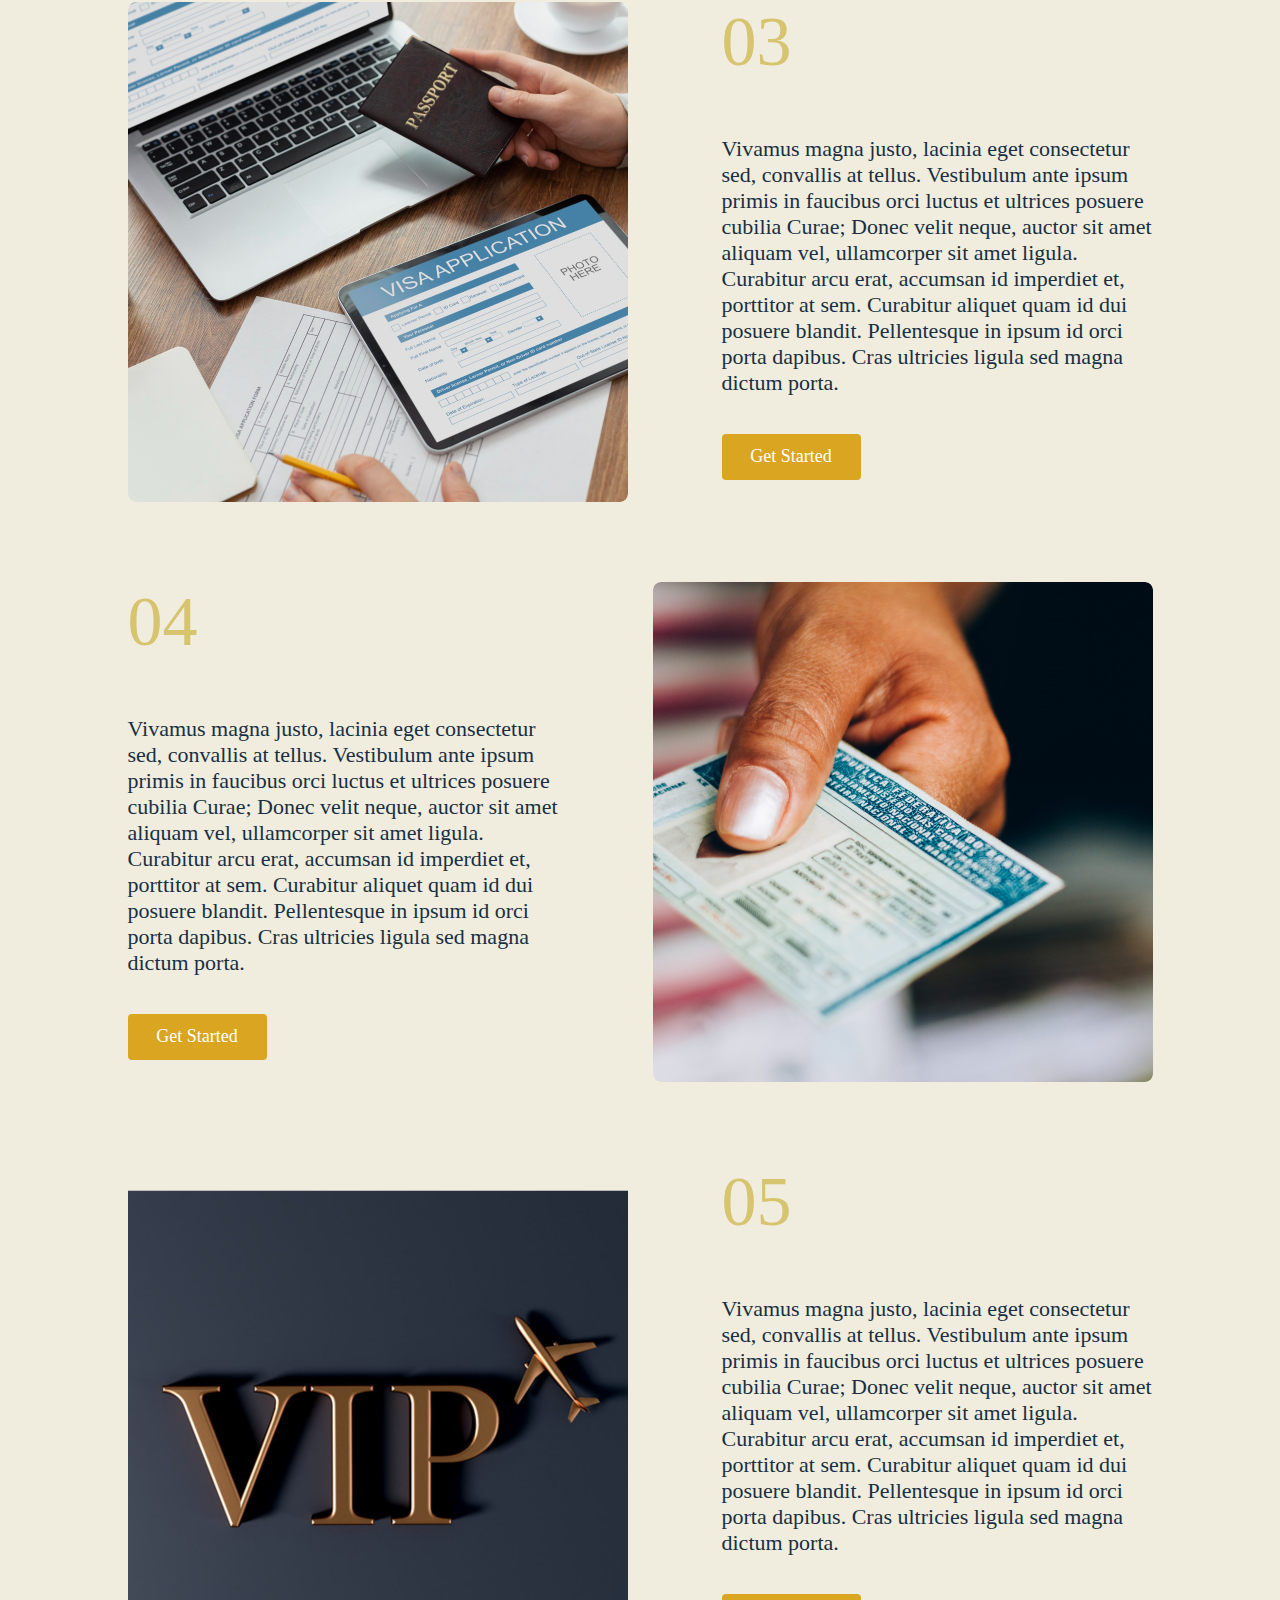
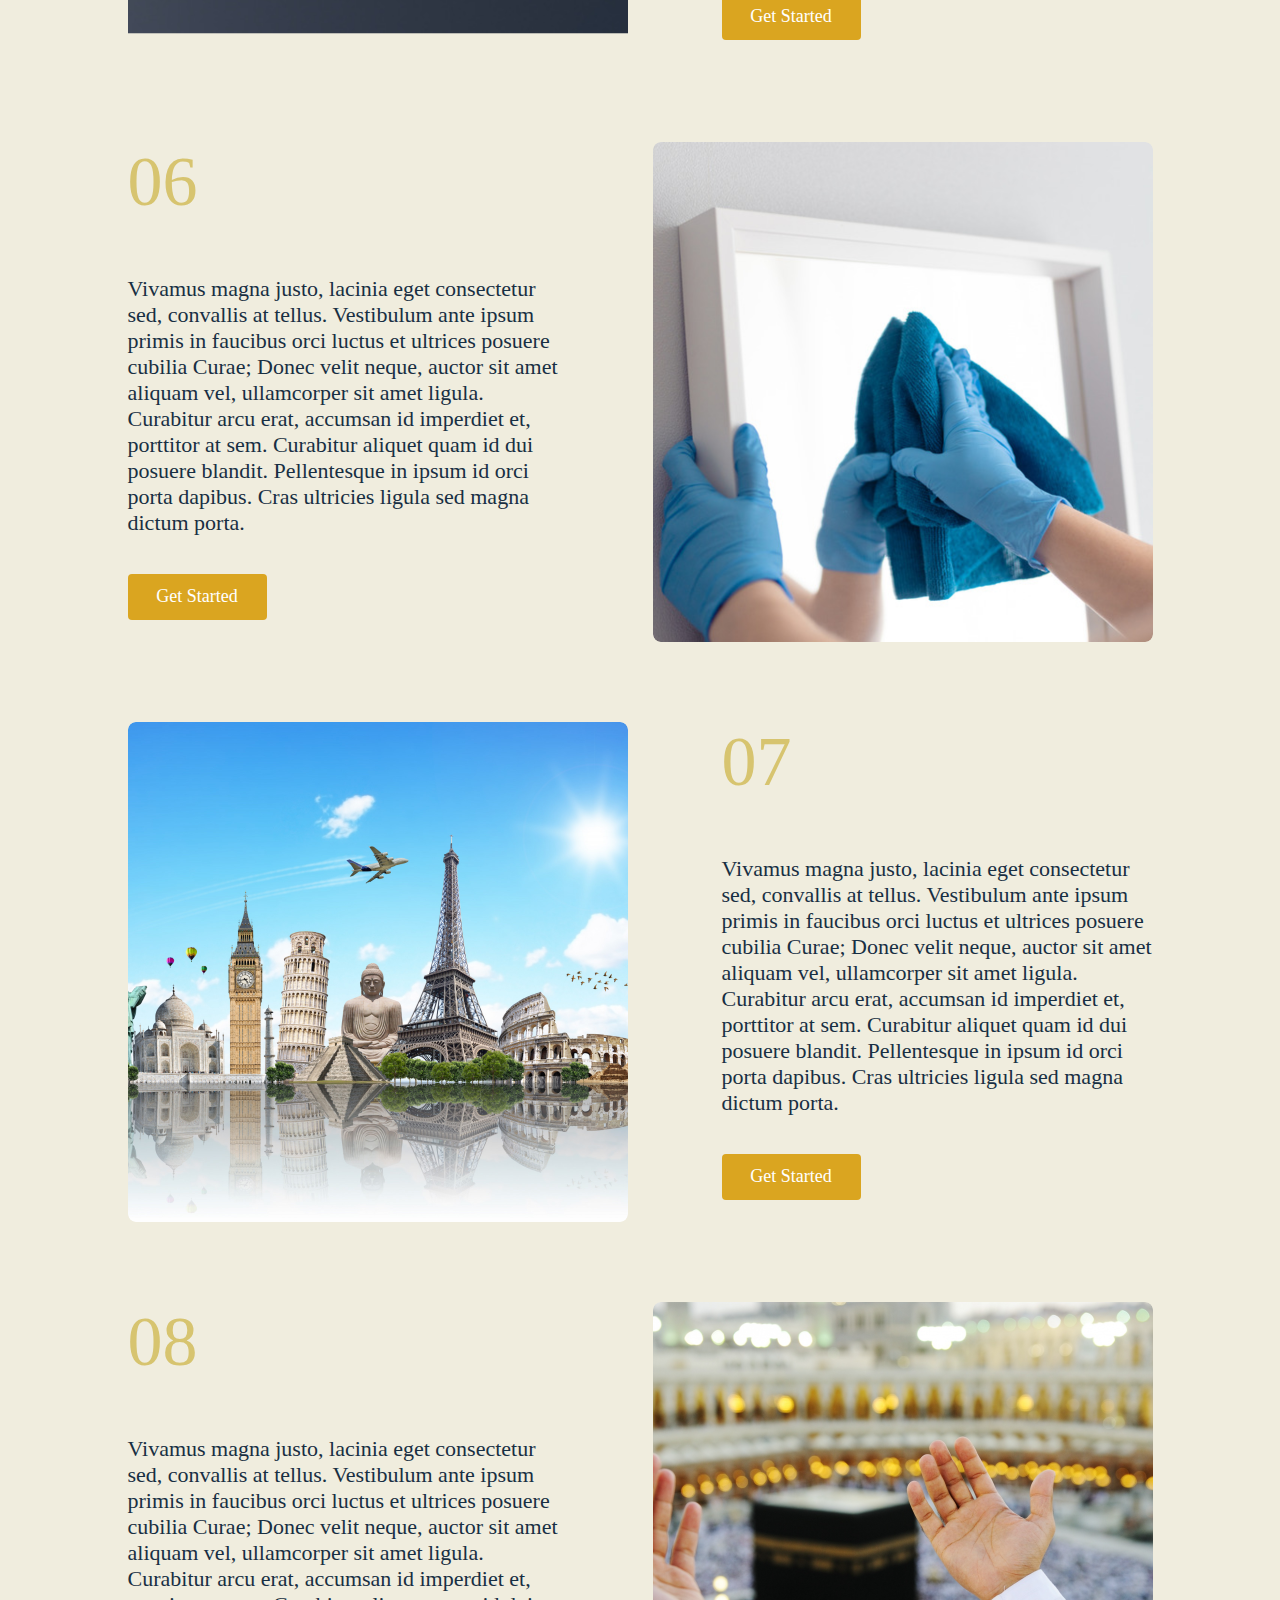
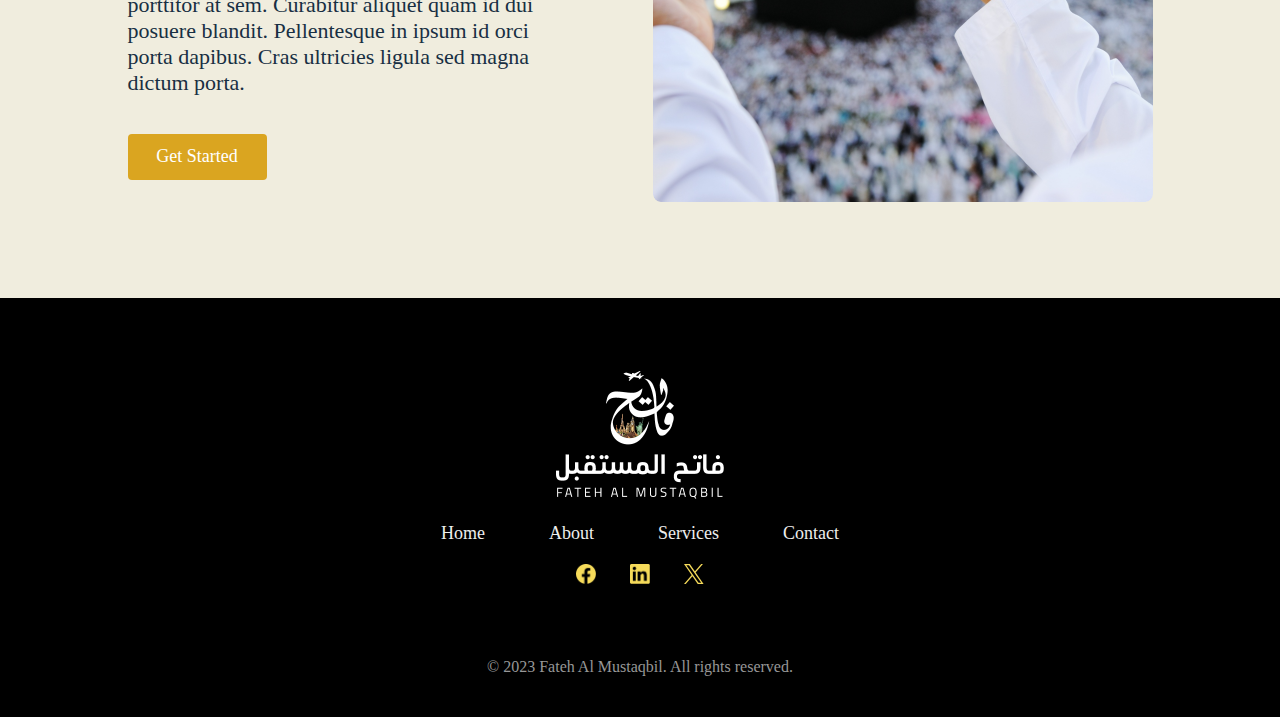
<file: pages/services.html>
<!DOCTYPE html>
<html lang="en">

<head>
  <meta charset="UTF-8" />
  <meta name="viewport" content="width=device-width, initial-scale=1.0" />
  <title>Services</title>
  <link rel="stylesheet" href="../css/services.css" />
</head>

<body style="background: #f0edde 0% 0% no-repeat padding-box;
">
  <section class="main-section">
    <!-- White Header -->
    <header class="white-header">
      <div class="container">
        <div class="logo">
          <img src="../assets/images/home_page/FATEH LOGO@2x.png" alt="Fateh Al Mustaqbil" />
        </div>
        <nav>
          <a href="/index.html" class="btn-pdn" id="home-btn" data-en="Home" data-ar="الرئيسية">
            Home
          </a>
          <a href="/pages/services.html" class="active" data-en="Services" data-ar="الخدمات">
            Services
          </a>
          <a href="/pages/about.html" class="btn-pdn" data-en="About" data-ar="من نحن">
            About
          </a>
          <a href="/pages/contact.html" class="btn-pdn" data-en="Contact" data-ar="اتصل بنا">
            Contact
          </a>
        </nav>
      </div>
    </header>

    <!-- Services Section -->
    <section class="services">
      <div class="container">
        <h1 class="main-title service-text" data-en="Services by FATEH" data-ar="خدمات من فَتْح">Services by FATEH</h1>
        <!-- Description Section -->
        <div
          class="relative description-container !z-10 flex flex-col rtl:text-lg rtl:lg:text-xl ltr:text-[20px] text-center ltr:lg:text-[26px] ltr:font-gabriola rtl:font-kufam text-dark-gray rtl:!leading-8 leading-8">
          <span class="service-text"
            data-en="Elevate your travel experience with our comprehensive and efficient solutions. We leverage"
            data-ar="رفع تجربتك في السفر مع حلولنا الشاملة والفعالة. نحن نستفيد من">Elevate your travel experience with
            our comprehensive and
            efficient solutions. We leverage</span>
          <span class="service-text"
            data-en="a wide range of travel services, all aimed at making your travel journey smooth and enjoyable."
            data-ar="مجموعة واسعة من خدمات السفر، جميعها تهدف إلى جعل رحلتك سهلة وممتعة.">a wide range of travel
            services, all aimed at making your travel
            journey smooth and enjoyable.</span>
        </div>


        <div class="services-container">
          <!-- Service 1 -->
          <div class="service-item">
            <img class="service-image" src="/assets/images/services_page/Rectangle 1116@2x.png" alt="services">
            <div class="service-content" style="margin-left: 70px;">
              <span class="service-number">01</span>
              <div class="service-title">
                <h1 class="service-text" data-en="International And Domestic" data-ar="الرحلات الدولية والمحلية">
                  International And Domestic</h1>
                <h1 class="service-text" data-en="Flight Tickets" data-ar="تذاكر الطيران">Flight Tickets</h1>
              </div>
              <p class="service-description service-text" data-en="Vivamus magna justo, lacinia eget consectetur sed, convallis at tellus. Vestibulum ante ipsum primis in
                faucibus orci luctus et ultrices posuere cubilia Curae; Donec velit neque, auctor sit amet aliquam vel,
                ullamcorper sit amet ligula. Curabitur arcu erat, accumsan id imperdiet et, porttitor at sem. Curabitur
                aliquet quam id dui posuere blandit. Pellentesque in ipsum id orci porta dapibus. Cras ultricies ligula
                sed magna dictum porta."
                data-ar="لنعيش عدالة عظيمة، لاسينيا بحاجة إلى متابعة، لكن الوادي والمنطقة. للاستلقاء أمامه أولاً في حناجر المستشفى، وأسرة الرعاية، وحتى يريد ذلك أم لا، قد يكون للمؤلف بعض الاهتمام، أو قد يكون العريف موضع اهتمام. لقد كانت بمثابة عتبة، وكانت طبقة من التمويل، وفي نفس الوقت، شركة الطيران. الفصل الدراسي ممتع لوضعه على الله. يدخل الأطفال من باب العيادة. غدًا قيل أن البوابة صغيرة ولكنها كبيرة">
                Vivamus magna justo, lacinia eget consectetur sed, convallis at tellus. Vestibulum ante ipsum primis in
                faucibus orci luctus et ultrices posuere cubilia Curae; Donec velit neque, auctor sit amet aliquam vel,
                ullamcorper sit amet ligula. Curabitur arcu erat, accumsan id imperdiet et, porttitor at sem. Curabitur
                aliquet quam id dui posuere blandit. Pellentesque in ipsum id orci porta dapibus. Cras ultricies ligula
                sed magna dictum porta.
              </p>
              <button class="primary-btn service-text" data-en="Get Started" data-ar="البدء ">Get Started</button>
            </div>
          </div>

          <!-- Service 2 -->
          <div class="service-item reverse">
            <img class="service-image" src="/assets/images/services_page/Rectangle 1118-3@2x.png" alt="services">
            <div class="service-content" style="margin-right: 70px;">
              <span class="service-number">02</span>
              <div class="service-title">
                <h1 class="service-text" data-en="Hotel Reservation" data-ar="حجز الفنادق">Hotel Reservation</h1>
                <h1 class="service-text" data-en="World Wide" data-ar="عالمياً">World Wide</h1>
              </div>
              <p class="service-description service-text" data-en="Vivamus magna justo, lacinia eget consectetur sed, convallis at tellus. Vestibulum ante ipsum primis in
                faucibus orci luctus et ultrices posuere cubilia Curae; Donec velit neque, auctor sit amet aliquam vel,
                ullamcorper sit amet ligula. Curabitur arcu erat, accumsan id imperdiet et, porttitor at sem. Curabitur
                aliquet quam id dui posuere blandit. Pellentesque in ipsum id orci porta dapibus. Cras ultricies ligula
                sed magna dictum porta."
                data-ar="لنعيش عدالة عظيمة، لاسينيا بحاجة إلى متابعة، لكن الوادي والمنطقة. للاستلقاء أمامه أولاً في حناجر المستشفى، وأسرة الرعاية، وحتى يريد ذلك أم لا، قد يكون للمؤلف بعض الاهتمام، أو قد يكون العريف موضع اهتمام. لقد كانت بمثابة عتبة، وكانت طبقة من التمويل، وفي نفس الوقت، شركة الطيران. الفصل الدراسي ممتع لوضعه على الله. يدخل الأطفال من باب العيادة. غدًا قيل أن البوابة صغيرة ولكنها كبيرة">
                Vivamus magna justo, lacinia eget consectetur sed, convallis at tellus. Vestibulum ante ipsum primis in
                faucibus orci luctus et ultrices posuere cubilia Curae; Donec velit neque, auctor sit amet aliquam vel,
                ullamcorper sit amet ligula. Curabitur arcu erat, accumsan id imperdiet et, porttitor at sem. Curabitur
                aliquet quam id dui posuere blandit. Pellentesque in ipsum id orci porta dapibus. Cras ultricies ligula
                sed magna dictum porta.
              </p>
              <button class="primary-btn service-text" data-en="Get Started" data-ar="البدء ">Get Started</button>
            </div>
          </div>

          <!-- Service 3 -->
          <div class="service-item">
            <img class="service-image" src="/assets/images/services_page/Rectangle 1120-1@2x.png" alt="services">
            <div class="service-content" style="margin-left: 70px;">
              <span class="service-number">03</span>
              <div class="service-title">
                <h1 class="service-text" data-en="" data-ar="تأشيرة  ">Visa </h1>
                <h1 class="service-text" data-en=" " data-ar="خدمات ">Services</h1>
              </div>
              <p class="service-description service-text" data-en="Vivamus magna justo, lacinia eget consectetur sed, convallis at tellus. Vestibulum ante ipsum primis in
              faucibus orci luctus et ultrices posuere cubilia Curae; Donec velit neque, auctor sit amet aliquam vel,
              ullamcorper sit amet ligula. Curabitur arcu erat, accumsan id imperdiet et, porttitor at sem. Curabitur
              aliquet quam id dui posuere blandit. Pellentesque in ipsum id orci porta dapibus. Cras ultricies ligula
              sed magna dictum porta. "
                data-ar=" لنعيش عدالة عظيمة، لاسينيا بحاجة إلى متابعة، لكن الوادي والمنطقة. للاستلقاء أمامه أولاً في حناجر المستشفى، وأسرة الرعاية، وحتى يريد ذلك أم لا، قد يكون للمؤلف بعض الاهتمام، أو قد يكون العريف موضع اهتمام. لقد كانت بمثابة عتبة، وكانت طبقة من التمويل، وفي نفس الوقت، شركة الطيران. الفصل الدراسي ممتع لوضعه على الله. يدخل الأطفال من باب العيادة. غدًا قيل أن البوابة صغيرة ولكنها كبيرة">
                Vivamus magna justo, lacinia eget consectetur sed, convallis at tellus. Vestibulum ante ipsum primis in
                faucibus orci luctus et ultrices posuere cubilia Curae; Donec velit neque, auctor sit amet aliquam vel,
                ullamcorper sit amet ligula. Curabitur arcu erat, accumsan id imperdiet et, porttitor at sem. Curabitur
                aliquet quam id dui posuere blandit. Pellentesque in ipsum id orci porta dapibus. Cras ultricies ligula
                sed magna dictum porta.
              </p>
              <button class="primary-btn service-text" data-en="Get Started" data-ar="البدء ">Get Started</button>
            </div>
          </div>
          <!-- Service 4 -->
          <div class="service-item reverse">
            <img class="service-image" src="/assets/images/services_page/Rectangle 1118-2@2x.png" alt="services">
            <div class="service-content" style="margin-right: 70px;">
              <span class="service-number">04</span>
              <div class="service-title">
                <h1 class="service-text" data-en=" " data-ar="دولي ">International</h1>
                <h1 class="service-text" data-en=" " data-ar="رخصة قيادة ">Driving License</h1>
              </div>
              <p class="service-description service-text" data-en="Vivamus magna justo, lacinia eget consectetur sed, convallis at tellus. Vestibulum ante ipsum primis in
              faucibus orci luctus et ultrices posuere cubilia Curae; Donec velit neque, auctor sit amet aliquam vel,
              ullamcorper sit amet ligula. Curabitur arcu erat, accumsan id imperdiet et, porttitor at sem. Curabitur
              aliquet quam id dui posuere blandit. Pellentesque in ipsum id orci porta dapibus. Cras ultricies ligula
              sed magna dictum porta. "
                data-ar="لنعيش عدالة عظيمة، لاسينيا بحاجة إلى متابعة، لكن الوادي والمنطقة. للاستلقاء أمامه أولاً في حناجر المستشفى، وأسرة الرعاية، وحتى يريد ذلك أم لا، قد يكون للمؤلف بعض الاهتمام، أو قد يكون العريف موضع اهتمام. لقد كانت بمثابة عتبة، وكانت طبقة من التمويل، وفي نفس الوقت، شركة الطيران. الفصل الدراسي ممتع لوضعه على الله. يدخل الأطفال من باب العيادة. غدًا قيل أن البوابة صغيرة ولكنها كبيرة ">
                Vivamus magna justo, lacinia eget consectetur sed, convallis at tellus. Vestibulum ante ipsum primis in
                faucibus orci luctus et ultrices posuere cubilia Curae; Donec velit neque, auctor sit amet aliquam vel,
                ullamcorper sit amet ligula. Curabitur arcu erat, accumsan id imperdiet et, porttitor at sem. Curabitur
                aliquet quam id dui posuere blandit. Pellentesque in ipsum id orci porta dapibus. Cras ultricies ligula
                sed magna dictum porta.
              </p>
              <button class="primary-btn service-text" data-en="Get Started" data-ar="البدء ">Get Started</button>
            </div>
          </div>
          <!-- Service 5 -->
          <div class="service-item">
            <img class="service-image" src="/assets/images/services_page/Rectangle 3901@2x.png" alt="services">
            <div class="service-content" style="margin-left: 70px;">
              <span class="service-number">05</span>
              <div class="service-title">
                <h1 class="service-text" data-en=" " data-ar="خدمة كبار الشخصيات بالمطار ">Airport VIP </h1>
                <h1 class="service-text" data-en=" " data-ar="(يقابل) ">Service (Meet & Greet)</h1>
              </div>
              <p class="service-description service-text" data-en="Vivamus magna justo, lacinia eget consectetur sed, convallis at tellus. Vestibulum ante ipsum primis in
              faucibus orci luctus et ultrices posuere cubilia Curae; Donec velit neque, auctor sit amet aliquam vel,
              ullamcorper sit amet ligula. Curabitur arcu erat, accumsan id imperdiet et, porttitor at sem. Curabitur
              aliquet quam id dui posuere blandit. Pellentesque in ipsum id orci porta dapibus. Cras ultricies ligula
              sed magna dictum porta. "
                data-ar="لنعيش عدالة عظيمة، لاسينيا بحاجة إلى متابعة، لكن الوادي والمنطقة. للاستلقاء أمامه أولاً في حناجر المستشفى، وأسرة الرعاية، وحتى يريد ذلك أم لا، قد يكون للمؤلف بعض الاهتمام، أو قد يكون العريف موضع اهتمام. لقد كانت بمثابة عتبة، وكانت طبقة من التمويل، وفي نفس الوقت، شركة الطيران. الفصل الدراسي ممتع لوضعه على الله. يدخل الأطفال من باب العيادة. غدًا قيل أن البوابة صغيرة ولكنها كبيرة ">
                Vivamus magna justo, lacinia eget consectetur sed, convallis at tellus. Vestibulum ante ipsum primis in
                faucibus orci luctus et ultrices posuere cubilia Curae; Donec velit neque, auctor sit amet aliquam vel,
                ullamcorper sit amet ligula. Curabitur arcu erat, accumsan id imperdiet et, porttitor at sem. Curabitur
                aliquet quam id dui posuere blandit. Pellentesque in ipsum id orci porta dapibus. Cras ultricies ligula
                sed magna dictum porta.
              </p>
              <button class="primary-btn service-text" data-en="Get Started" data-ar="البدء ">Get Started</button>
            </div>
          </div>
          <!-- Service 6 -->
          <div class="service-item reverse">
            <img class="service-image" src="/assets/images/services_page/Rectangle 1118-1@2x.png" alt="services">
            <div class="service-content" style="margin-right: 70px;">
              <span class="service-number">06</span>
              <div class="service-title">
                <h1 class="service-text" data-en=" " data-ar="خادمة المنزل ">House Maid</h1>
                <h1 class="service-text" data-en=" " data-ar="مواصلات ">Transportation</h1>
              </div>
              <p class="service-description service-text" data-en="Vivamus magna justo, lacinia eget consectetur sed, convallis at tellus. Vestibulum ante ipsum primis in
              faucibus orci luctus et ultrices posuere cubilia Curae; Donec velit neque, auctor sit amet aliquam vel,
              ullamcorper sit amet ligula. Curabitur arcu erat, accumsan id imperdiet et, porttitor at sem. Curabitur
              aliquet quam id dui posuere blandit. Pellentesque in ipsum id orci porta dapibus. Cras ultricies ligula
              sed magna dictum porta. "
                data-ar="لنعيش عدالة عظيمة، لاسينيا بحاجة إلى متابعة، لكن الوادي والمنطقة. للاستلقاء أمامه أولاً في حناجر المستشفى، وأسرة الرعاية، وحتى يريد ذلك أم لا، قد يكون للمؤلف بعض الاهتمام، أو قد يكون العريف موضع اهتمام. لقد كانت بمثابة عتبة، وكانت طبقة من التمويل، وفي نفس الوقت، شركة الطيران. الفصل الدراسي ممتع لوضعه على الله. يدخل الأطفال من باب العيادة. غدًا قيل أن البوابة صغيرة ولكنها كبيرة ">
                Vivamus magna justo, lacinia eget consectetur sed, convallis at tellus. Vestibulum ante ipsum primis in
                faucibus orci luctus et ultrices posuere cubilia Curae; Donec velit neque, auctor sit amet aliquam vel,
                ullamcorper sit amet ligula. Curabitur arcu erat, accumsan id imperdiet et, porttitor at sem. Curabitur
                aliquet quam id dui posuere blandit. Pellentesque in ipsum id orci porta dapibus. Cras ultricies ligula
                sed magna dictum porta.
              </p>
              <button class="primary-btn service-text" data-en="Get Started" data-ar="البدء ">Get Started</button>
            </div>
          </div>
          <!-- Service 7 -->
          <div class="service-item">
            <img class="service-image" src="/assets/images/services_page/Rectangle 1120@2x.png" alt="services">
            <div class="service-content" style="margin-left: 70px;">
              <span class="service-number">07</span>
              <div class="service-title">
                <h1 class="service-text" data-en=" " data-ar="السياحة ">Tourism</h1>
                <h1 class="service-text" data-en=" " data-ar="الحزم ">Packages</h1>
              </div>
              <p class="service-description service-text" data-en="Vivamus magna justo, lacinia eget consectetur sed, convallis at tellus. Vestibulum ante ipsum primis in
              faucibus orci luctus et ultrices posuere cubilia Curae; Donec velit neque, auctor sit amet aliquam vel,
              ullamcorper sit amet ligula. Curabitur arcu erat, accumsan id imperdiet et, porttitor at sem. Curabitur
              aliquet quam id dui posuere blandit. Pellentesque in ipsum id orci porta dapibus. Cras ultricies ligula
              sed magna dictum porta. "
                data-ar="لنعيش عدالة عظيمة، لاسينيا بحاجة إلى متابعة، لكن الوادي والمنطقة. للاستلقاء أمامه أولاً في حناجر المستشفى، وأسرة الرعاية، وحتى يريد ذلك أم لا، قد يكون للمؤلف بعض الاهتمام، أو قد يكون العريف موضع اهتمام. لقد كانت بمثابة عتبة، وكانت طبقة من التمويل، وفي نفس الوقت، شركة الطيران. الفصل الدراسي ممتع لوضعه على الله. يدخل الأطفال من باب العيادة. غدًا قيل أن البوابة صغيرة ولكنها كبيرة ">
                Vivamus magna justo, lacinia eget consectetur sed, convallis at tellus. Vestibulum ante ipsum primis in
                faucibus orci luctus et ultrices posuere cubilia Curae; Donec velit neque, auctor sit amet aliquam vel,
                ullamcorper sit amet ligula. Curabitur arcu erat, accumsan id imperdiet et, porttitor at sem. Curabitur
                aliquet quam id dui posuere blandit. Pellentesque in ipsum id orci porta dapibus. Cras ultricies ligula
                sed magna dictum porta.
              </p>
              <button class="primary-btn service-text" data-en="Get Started" data-ar="البدء ">Get Started</button>
            </div>
          </div>
          <!-- Service 8 -->
          <div class="service-item reverse">
            <img class="service-image" src="/assets/images/services_page/Rectangle 1118@2x.png" alt="services">
            <div class="service-content" style="margin-right: 70px;">
              <span class="service-number">08</span>
              <div class="service-title">
                <h1 class="service-text" data-en=" " data-ar="العمرة ">Umrah & Ziyara</h1>
                <h1 class="service-text" data-en=" " data-ar="خدمات ">Services</h1>
              </div>
              <p class="service-description service-text" data-en="Vivamus magna justo, lacinia eget consectetur sed, convallis at tellus. Vestibulum ante ipsum primis in
              faucibus orci luctus et ultrices posuere cubilia Curae; Donec velit neque, auctor sit amet aliquam vel,
              ullamcorper sit amet ligula. Curabitur arcu erat, accumsan id imperdiet et, porttitor at sem. Curabitur
              aliquet quam id dui posuere blandit. Pellentesque in ipsum id orci porta dapibus. Cras ultricies ligula
              sed magna dictum porta. "
                data-ar="لنعيش عدالة عظيمة، لاسينيا بحاجة إلى متابعة، لكن الوادي والمنطقة. للاستلقاء أمامه أولاً في حناجر المستشفى، وأسرة الرعاية، وحتى يريد ذلك أم لا، قد يكون للمؤلف بعض الاهتمام، أو قد يكون العريف موضع اهتمام. لقد كانت بمثابة عتبة، وكانت طبقة من التمويل، وفي نفس الوقت، شركة الطيران. الفصل الدراسي ممتع لوضعه على الله. يدخل الأطفال من باب العيادة. غدًا قيل أن البوابة صغيرة ولكنها كبيرة ">
                Vivamus magna justo, lacinia eget consectetur sed, convallis at tellus. Vestibulum ante ipsum primis in
                faucibus orci luctus et ultrices posuere cubilia Curae; Donec velit neque, auctor sit amet aliquam vel,
                ullamcorper sit amet ligula. Curabitur arcu erat, accumsan id imperdiet et, porttitor at sem. Curabitur
                aliquet quam id dui posuere blandit. Pellentesque in ipsum id orci porta dapibus. Cras ultricies ligula
                sed magna dictum porta.
              </p>
              <button class="primary-btn service-text" data-en="Get Started" data-ar="البدء ">Get Started</button>
            </div>
          </div>
        </div>
    </section>
  </section>

  <!-- Footer -->
  <!-- Footer Section -->
  <footer id="localized-footer">
    <!-- Footer Logo -->
    <div class="footer-logo">
      <img src="/assets/images/home_page/Footer_LOGO@2x.png" alt="Fateh Al Mustaqbil" />
    </div>

    <!-- Footer Links -->
    <div class="footer-links">
      <a href="#" data-en="Home" data-ar="الرئيسية">Home</a>
      <a href="#" data-en="About" data-ar="من نحن">About</a>
      <a href="#" data-en="Services" data-ar="خدماتنا">Services</a>
      <a href="#" data-en="Contact" data-ar="اتصل بنا">Contact</a>
    </div>

    <!-- Social Icons -->
    <div class="social-icons">
      <img src="/assets/images/home_page/facebook@2x.png" alt="Facebook" />
      <img src="/assets/images/home_page/linkedin@2x.png" alt="LinkedIn" />
      <img src="/assets/images/home_page/X@2x.png" alt="X" />
    </div>

    <!-- Footer Text -->
    <p class="footer-text" data-en="&copy; 2023 Fateh Al Mustaqbil. All rights reserved."
      data-ar="&copy; 2023 فتح المستقبل. جميع الحقوق محفوظة.">
      &copy; 2023 Fateh Al Mustaqbil. All rights reserved.
    </p>
  </footer>



  <!-- javaScript -->
  <script>
    // Function to set page language based on selected language from localStorage
    function setLanguage(lang) {
      const serviceTexts = document.querySelectorAll(".service-text");
      const footerLinks = document.querySelectorAll(".footer-links a");
      const footerText = document.querySelector(".footer-text");
      const headerLinks = document.querySelectorAll("nav a");
      // const serviceItems = document.querySelectorAll(".service-item");
      const serviceImages = document.querySelectorAll(".service-image");

      // Change direction and alignment based on language
      if (lang === "arb") {
        document.body.style.direction = "rtl";
        document.body.style.textAlign = "right";

        // Flip images for RTL layout
        // serviceImages.forEach((image) => {
        //     image.style.transform = "scaleX(-1)";
        // });

        serviceTexts.forEach((text) => {
          text.textContent = text.getAttribute("data-ar");
        });


        // Change navigation and footer links text
        headerLinks.forEach((link) => {
          link.textContent = link.getAttribute("data-ar");
        });
        footerLinks.forEach((link) => {
          link.textContent = link.getAttribute("data-ar");
        });

        footerText.innerHTML = footerText.getAttribute("data-ar");

        // Reverse the order of service items
        serviceItems.forEach((item) => {
          item.classList.add("reverse");
        });
      } else {
        document.body.style.direction = "ltr";
        document.body.style.textAlign = "left";

        // Reset flipped images
        serviceImages.forEach((image) => {
          image.style.transform = "scaleX(1)";
        });

        serviceTexts.forEach((text) => {
          text.textContent = text.getAttribute("data-en");
        });

        // Change navigation and footer links text
        headerLinks.forEach((link) => {
          link.textContent = link.getAttribute("data-en");
        });
        footerLinks.forEach((link) => {
          link.textContent = link.getAttribute("data-en");
        });

        // Reset order of service items
        serviceItems.forEach((item) => {
          item.classList.remove("reverse");
        });
      }
    }

    // Event listener to change language based on selector
    window.addEventListener("DOMContentLoaded", () => {
      // Check if a language is saved in localStorage; if not, default to English
      const selectedLang = localStorage.getItem("selectedLang") || "eng"; // Default to "eng" if nothing is saved
      setLanguage(selectedLang);
    });

    // Listen to language change from the homepage (if applicable)
    window.addEventListener("storage", (e) => {
      if (e.key === "selectedLang") {
        setLanguage(e.newValue);
      }
    });
  </script>
</body>

</html>
</file>
<file: css/home.css>
/* General Styles */
body {
  margin: 0;
  background-color: #ffffff;
}

.main-section {
  margin: 0 35px;
}
.container {
  width: 90%;
  margin: auto;
  max-width: 1200px;
}

/* Yellow Header */
.yellow-header {
  background: transparent linear-gradient(90deg, #f6db5a 0%, #bd9c00 100%) 0% 0%
    no-repeat padding-box;
  opacity: 1;
  text-align: right;
  color: #ffffff;
  padding: 10px 0;
  font: normal normal normal 15px/26px Gabriola;
  letter-spacing: 0px;
  color: #ffffff;
  opacity: 1;
}

.yellow-header .lag-selector {
  background: #f65934 0% 0% no-repeat padding-box;
  border-radius: 2px;
  opacity: 1;
  width: 65px;
  height: 23px;
  text-align: left;
  font: normal normal normal 10px/26px General Sans;
  letter-spacing: 0px;
  color: #ffffff;
  opacity: 1;
  font-size: 10px;
}

.yellow-header .phone-icon,
.yellow-header .location-icon {
  vertical-align: middle;
}

.yellow-header .phone-text,
.yellow-header .location-text {
  font-size: 14px;
}

.yellow-header .separator {
  margin: 0 28px 0 43px;
  border: 1px #ffffff;
  opacity: 1;
}

/* Responsive Layout */
@media (max-width: 768px) {
  .yellow-header {
    text-align: center;
    padding: 10px 5px;
  }

  .yellow-header .container {
    display: flex;
    flex-direction: column;
    align-items: center;
  }

  .yellow-header .phone-text,
  .yellow-header .location-text {
    font-size: 12px;
  }

  .yellow-header .phone-icon,
  .yellow-header .location-icon {
    width: 12px;
    height: 12px;
  }

  .yellow-header .lag-selector {
    width: 55px;
    height: 20px;
    font-size: 9px;
  }

  .yellow-header .separator {
    display: none;
  }

  .yellow-header span {
    margin-bottom: 8px;
  }

  .yellow-header .phone-text,
  .yellow-header .location-text {
    margin-left: 0;
    margin-right: 0;
  }
}

@media (max-width: 480px) {
  .yellow-header .phone-text,
  .yellow-header .location-text {
    font-size: 10px;
  }

  .yellow-header .lag-selector {
    width: 50px;
    height: 18px;
    font-size: 8px;
  }

  .yellow-header .phone-icon,
  .yellow-header .location-icon {
    width: 10px;
    height: 10px;
  }
}

/* White Header */
.white-header {
  background: #ffffff 0% 0% no-repeat padding-box;
  box-shadow: 0px 3px 6px #00000012;
  border-radius: 0px 0px 10px 10px;
  opacity: 1;
  position: sticky;
  top: 0;
  z-index: 1000;
  text-align: left;
  font: normal normal 900 14px/26px Cooper;
  letter-spacing: 0px;
  color: #646464;
  opacity: 1;
  height: 65px;
}

.white-header .container {
  display: flex;
  justify-content: space-between;
  align-items: center;
  padding: 10px 0;
}

.white-header .logo img {
  width: 145px;
  height: 42px;
}

.white-header nav a {
  color: #000;
  text-decoration: none;
  margin: 0 10px;
  font-size: 16px;
  position: relative;
}

.white-header nav a.active {
  color: #f65934;
}

.white-header nav a.active::after {
  content: "";
  position: absolute;
  bottom: -21px;
  left: 50%;
  transform: translateX(-50%);
  width: 21px;
  height: 8px;
  background-color: #f65934;
  clip-path: polygon(50% 0%, 0% 100%, 100% 100%);
}

.white-header .btn-pdn {
  margin: 0 0px 0 32px;
}

/* Responsive Layout */
@media (max-width: 1024px) {
  .white-header .container {
    padding: 10px;
  }

  .white-header .logo img {
    width: 120px;
    height: auto;
  }

  .white-header nav a {
    font-size: 14px;
    margin: 0 8px;
  }

  .white-header .btn-pdn {
    margin-left: 20px;
  }
}

@media (max-width: 768px) {
  .white-header .container {
    display: flex;
    flex-direction: column;
    align-items: center;
    padding: 8px 0;
  }

  .white-header .logo img {
    width: 120px;
    height: auto;
  }

  .white-header nav {
    margin-top: 10px;
    text-align: center;
  }

  .white-header nav a {
    font-size: 14px;
    margin: 5px 0;
  }

  .white-header .btn-pdn {
    margin-left: 0;
  }
}

@media (max-width: 480px) {
  .white-header .container {
    padding: 5px;
  }

  .white-header .logo img {
    width: 100px;
    height: auto;
  }

  .white-header nav a {
    font-size: 12px;
    margin: 5px 0;
  }

  .white-header .btn-pdn {
    margin-left: 0;
  }
}

/* hero section */

.hero-section {
  position: relative;
  width: 100%;
  height: 300px;
  background: linear-gradient(to right, #b69e22, rgba(255, 255, 255, 0));
  overflow: hidden;
  border-radius: 16px;
  display: flex;
  align-items: center;
  justify-content: space-between;
  border-radius: 16px;
  opacity: 0.99;
  margin-top: 16px;
}

.hero-content {
  position: absolute;
  z-index: 2;
  width: 542px;
  height: 119px;
  text-align: left;

  letter-spacing: 0px;
  color: #ffffff;
  opacity: 1;
}

.hero-content h1 {
  margin: 0;
  padding-left: 40px;
  font: normal normal 900 48px/64px "Cooper", serif;
}

.hero-bg {
  position: absolute;
  top: 0;
  left: 0;
  height: 100%;
  object-fit: cover;
  opacity: 0.8;
  z-index: 1;
}

.hero-family {
  position: absolute;
  top: 0px;
  left: 0px;
  width: 1195px;
  height: 375px;
  background: transparent url("../assets/images/home_page/Arabfamily@2x.png") 0%
    0% no-repeat padding-box;
  background-size: contain; /* Ensures the image scales properly */
  opacity: 1;
}

@media screen and (max-width: 768px) {
  .hero-section {
    height: 200px;
  }

  .hero-content h1 {
    font-size: 24px;
  }

  .hero-family {
    max-width: 50%;
  }
}

/* Services Section */
.services {
  display: flex;
  flex-wrap: wrap;
  justify-content: center;
  gap: 20px;
  padding: 20px;
  margin-bottom: 59px;
  margin-top: 32px;
}

/* Service Box */
.service-box {
  position: relative;
  width: 247px;
  height: 120px;
  border-radius: 11px;
  overflow: hidden;
  text-decoration: none;
  display: inline-block;
}

.plan_usion {
  width: 48px;
  height: 37px;
  opacity: 1;
}
.Union10 {
  width: 48px;
  height: 48px;
}
.world {
  width: 38px;
  height: 48px;
}
.Union3 {
  width: 48px;
  height: 38px;
}
.Union4 {
  width: 48px;
  height: 44px;
}
.Union5 {
  width: 38px;
  height: 48px;
}
.Union6 {
  width: 48px;
  height: 48px;
}
.Union7 {
  width: 48px;
  height: 48px;
}

.text_styling {
  text-align: center;
  font: normal normal normal 22px/24px Gabriola;
  letter-spacing: 0px;
  color: #ffffff;
  opacity: 1;
}

/* Service Image */
.service-image {
  width: 100%;
  height: 100%;
  object-fit: cover;
  transition: transform 0.3s ease;
}

/* Overlay */
.overlay {
  position: absolute;
  top: 0;
  left: 0;
  right: 0;
  bottom: 0;
  background: linear-gradient(180deg, rgba(0, 22, 36, 0.6), #bd9c00);
  display: flex;
  align-items: center;
  justify-content: center;
  opacity: 1;
  transition: opacity 0.5s ease;
}

/* Overlay Content */
.overlay-content {
  color: white;
  text-align: center;
  font-size: 18px;
  font-family: "Arial", sans-serif;
  line-height: 1.5;
}

/* Hover Effects */
.service-box:hover .service-image {
  transform: scale(1.1);
}

.service-box:hover .overlay {
  opacity: 0;
}

/* Footer */
footer {
  background-color: #000;
  color: #fff;
  padding: 20px 0;
  text-align: center;
  height: 379px;

  opacity: 1;
}

.footer-logo img {
  width: 168px;
  height: 128px;
  margin-top: 53px;
}

.footer-links {
  margin: 20px 0;
}

.footer-links a {
  color: #eeeeee;
  font-family: Gabriola;
  font-weight: regular;
  font-size: 18px;
  text-decoration: none;
  margin: 0 30px;
}

.social-icons img {
  height: 20px;
  width: 20px;
  margin: 0 15px;
}

footer p {
  color: #979797;
  font-family: Gabriola;
  font-weight: regular;
  font-size: 16px;
  margin-top: 70px;
}

/* Responsive Design */
@media (max-width: 768px) {
  .white-header .container {
    flex-direction: column;
    text-align: center;
  }

  .hero-text h1 {
    font-size: 28px;
  }
}
</file>
<file: css/about.css>
/* General Styles */
body {
  margin: 0;
  background-color: #ffffff;
}

.main-section {
  margin: 0 35px;
}
.container {
  width: 90%;
  margin: auto;
  max-width: 1200px;
}

/* White Header */
.white-header {
  background: #ffffff 0% 0% no-repeat padding-box;
  box-shadow: 0px 3px 6px #00000012;
  border-radius: 0px 0px 10px 10px;
  opacity: 1;
  position: sticky;
  top: 0;
  z-index: 1000;
  text-align: left;
  font: normal normal 900 14px/26px Cooper;
  letter-spacing: 0px;
  color: #646464;
  opacity: 1;
  height: 65px;
}

.white-header .container {
  display: flex;
  justify-content: space-between;
  align-items: center;
  padding: 10px 0;
}

.white-header .logo img {
  width: 145px;
  height: 42px;
}

.white-header nav a {
  color: #000;
  text-decoration: none;
  margin: 0 10px;
  font-size: 16px;
  position: relative;
}

.white-header nav a.active {
  color: #f65934;
}

.white-header nav a.active::after {
  content: "";
  position: absolute;
  bottom: -21px;
  left: 50%;
  transform: translateX(-50%);
  width: 21px;
  height: 8px;
  background-color: #f65934;
  clip-path: polygon(50% 0%, 0% 100%, 100% 100%);
}

.white-header .btn-pdn {
  margin: 0 0px 0 32px;
}
#home-btn {
  margin-right: 32px;
}

/* about */
/* About Section */
.about-section {
  position: relative;
  background-color: rgba(246, 219, 90, 0.1); /* Light golden background */
  padding: 3rem 2rem;
  border-radius: 16px;
  margin: 4rem 2rem;
  display: flex;
  justify-content: center;
  align-items: center;
  height: 617px;
  width: 900px;
}

/* SVG Decoration */
.svg-decorator {
  position: absolute;
  top: -40px;
  left: 20px;
  opacity: 0.5;
  z-index: 0;
}

/* Content Wrapper */
.about-content {
  display: grid;
  grid-template-columns: 1fr;
  gap: 2rem;
  align-items: center;
  z-index: 1; /* Keeps the content above the SVG */
}

/* Text Content */
.text-content {
  display: flex;
  flex-direction: column;
  gap: 1rem;
  font-size: 1rem;
  color: #333; /* Dark text color */
}

.text-content h1 {
  text-align: left;
  font: normal normal 900 35px/26px Cooper;
  letter-spacing: 0px;
  color: #000000;
  opacity: 1;
}

.text-content p {
  text-align: left;
  font: normal normal normal 22px/26px Gabriola;
  letter-spacing: 0px;
  color: #182f43;
  opacity: 1;
}

/* Image Content */
.image-content img {
  width: 349px;
  height: 522px;
  height: auto;
  object-fit: contain;
  border-radius: 24px;
  box-shadow: 0 4px 8px rgba(0, 0, 0, 0.1);
}

/* RESPONSIVE DESIGN */

/* Medium screens (tablets and small laptops) */
@media (min-width: 768px) {
  .about-content {
    grid-template-columns: 1fr 1fr; /* Side-by-side layout */
    gap: 3rem;
  }

  .text-content h1 {
    font-size: 2.5rem;
  }

  .text-content p {
    font-size: 1.2rem;
  }
}

/* Large screens (desktops) */
@media (min-width: 1024px) {
  .about-section {
    padding: 5rem 4rem;
    margin: 6rem 8rem;
  }

  .text-content h1 {
    font-size: 3rem;
  }

  .text-content p {
    font-size: 1.25rem;
  }

  .image-content img {
    max-width: 400px;
  }
}

/* Extra large screens (2K, wide monitors) */
@media (min-width: 1440px) {
  .about-section {
    margin: 8rem 12rem;
  }

  .text-content h1 {
    font-size: 3.5rem;
  }

  .text-content p {
    font-size: 1.3rem;
  }

  .image-content img {
    max-width: 450px;
  }
}

/* Footer */
footer {
  background-color: #000;
  color: #fff;
  padding: 20px 0;
  text-align: center;
  height: 379px;

  opacity: 1;
}

.footer-logo img {
  width: 168px;
  height: 128px;
  margin-top: 53px;
}

.footer-links {
  margin: 20px 0;
}

.footer-links a {
  color: #eeeeee;
  font-family: Gabriola;
  font-weight: regular;
  font-size: 18px;
  text-decoration: none;
  margin: 0 30px;
}

.social-icons img {
  height: 20px;
  width: 20px;
  margin: 0 15px;
}

footer p {
  color: #979797;
  font-family: Gabriola;
  font-weight: regular;
  font-size: 16px;
  margin-top: 70px;
}

/* Responsive Design */
@media (max-width: 768px) {
  .white-header .container {
    flex-direction: column;
    text-align: center;
  }

  .hero-text h1 {
    font-size: 28px;
  }
}
</file>
<file: css/contact.css>
/* General Styles */
body {
  margin: 0;
  background-color: #ffffff;
}

.main-section {
  margin: 0 35px;
}
.container {
  width: 90%;
  margin: auto;
  max-width: 1200px;
}

/* White Header */
.white-header {
  background: #ffffff 0% 0% no-repeat padding-box;
  box-shadow: 0px 3px 6px #00000012;
  border-radius: 0px 0px 10px 10px;
  opacity: 1;
  position: sticky;
  top: 0;
  z-index: 1000;
  text-align: left;
  font: normal normal 900 14px/26px Cooper;
  letter-spacing: 0px;
  color: #646464;
  opacity: 1;
  height: 65px;
}

.white-header .container {
  display: flex;
  justify-content: space-between;
  align-items: center;
  padding: 10px 0;
}

.white-header .logo img {
  width: 145px;
  height: 42px;
}

.white-header nav a {
  color: #000;
  text-decoration: none;
  margin: 0 10px;
  font-size: 16px;
  position: relative;
}

.white-header nav a.active {
  color: #f65934;
}

.white-header nav a.active::after {
  content: "";
  position: absolute;
  bottom: -21px;
  left: 50%;
  transform: translateX(-50%);
  width: 21px;
  height: 8px;
  background-color: #f65934;
  clip-path: polygon(50% 0%, 0% 100%, 100% 100%);
}

.white-header .btn-pdn {
  margin: 0 0px 0 32px;
}
#home-btn {
  margin-right: 32px;
}

/* contact */
.contact-container {
  max-width: 800px;
  margin: 40px auto;
  padding: 20px;
  background: white;
  border-radius: 10px;
  box-shadow: 0 2px 8px rgba(0, 0, 0, 0.1);
  position: relative;
  overflow: hidden;
}

/* Header Styling */
.contact-container h1 {
  font-size: 2rem;
  text-align: center;
  margin-bottom: 20px;
  position: relative;
  z-index: 10;
}

.header-icons .left-icon,
.header-icons .right-icon {
  position: absolute;
  background-color: #f6db5a;
  border-radius: 50%;
  opacity: 0.4;
}

.header-icons .left-icon {
  width: 50px;
  height: 50px;
  top: 20px;
  left: -10px;
}

.header-icons .right-icon {
  width: 70px;
  height: 70px;
  top: 10px;
  right: -20px;
}

/* Form Styling */
.contact-form form {
  display: grid;
  gap: 16px;
  grid-template-columns: 1fr 1fr;
}

.form-group {
  display: flex;
  flex-direction: column;
}

.form-group label {
  margin-bottom: 5px;
  font-weight: bold;
}

.form-group input,
.form-group select,
.form-group textarea {
  padding: 8px;
  border: 1px solid #ccc;
  border-radius: 5px;
  font-size: 1rem;
}

.form-group textarea {
  resize: none;
}

.full-width {
  grid-column: span 2;
}

/* Submit Button */
.form-submit {
  grid-column: span 2;
  display: flex;
  justify-content: center;
}

.form-submit button {
  padding: 10px 20px;
  border: none;
  background-color: #bd9c00;
  color: white;
  font-size: 1rem;
  border-radius: 5px;
  cursor: pointer;
  transition: background-color 0.3s ease;
}

.form-submit button:hover {
  background-color: #a88400;
}

/* Responsive Design */
@media (max-width: 600px) {
  .contact-form form {
    grid-template-columns: 1fr;
  }
  .full-width {
    grid-column: span 1;
  }
}
.contact-container {
  display: flex;
  flex-direction: column;
  align-items: center;
  padding: 20px;
  margin-right: 0px;
  margin-left: 0px;
  padding: 0px 400px 0px 400px;
  background: rgba(246, 219, 90, 0.17) padding-box;
}

.contact-form,
.contact-info {
  margin-bottom: 30px;
  width: 736px;
  height: 453px;
  padding: 50px 50px 0px 50px;
  background: #ffffff 0% 0% no-repeat padding-box;
  border-radius: 10px;
  opacity: 1;
}

.contact-form h1 {
  text-align: center;
  font-size: 2rem;
  margin-bottom: 20px;

  text-align: center;
  font: normal normal normal 20px/26px Gabriola;
  letter-spacing: 0px;
  color: #363636;
  opacity: 1;
}

.input-group {
  display: flex;
  gap: 20px;
  margin-bottom: 20px;
}

.input-group input,
.input-group select,
textarea {
  width: 100%;
  padding: 10px;
  border: 1px solid #ddd;
  border-radius: 5px;
  font-size: 1rem;
}

.input-box {
  background: #f2f2f2 0% 0% no-repeat padding-box;
  border: 1px solid #d5d5d5;
  border-radius: 2px;
  opacity: 1;
  width: 300px;
}

textarea {
  resize: none;
}

.send-btn {
  width: 100%;
  background-color: #f4b400;
  color: white;
  padding: 15px;
  border: none;
  border-radius: 5px;
  font-size: 1.1rem;
  cursor: pointer;
}

.send-btn:hover {
  background-color: #f4a400;
}

.contact-info {
  background-color: #fff;
  padding: 20px;
  border-radius: 10px;
}

.contact-info p {
  font-size: 1.1rem;
  line-height: 1.6;
}

.map-info {
  width: 100%;
  text-align: center;
  margin-top: 30px;
}

.map-info p {
  font-size: 1.2rem;
  font-weight: bold;
}

@media (max-width: 768px) {
  .input-group {
    flex-direction: column;
  }

  .input-group input,
  .input-group select,
  textarea {
    width: 100%;
  }
}

.submit-btn {
  border: 1px solid #bd9c00;
  border-radius: 2px;
  opacity: 1;
}
/* section */
.container-main {
  display: flex;
  justify-content: center;
  align-items: center;
  padding: 50px 20px;
}

.contact-wrapper {
  display: flex;
  flex-direction: column;
  align-items: center;
  text-align: center;
  gap: 30px;
}

/* Title */
.contact-title {
  text-align: left;
  font: normal normal 900 35px/26px Cooper;
  letter-spacing: 0px;
  color: #1c1c1c;
  opacity: 1;
}
.side-text {
  text-align: left;
  font: normal normal normal 26px/26px Gabriola;
  letter-spacing: 0px;
  color: #000000;
  opacity: 1;
}

/* Contact Items */
.contact-items {
  display: flex;
  flex-direction: column;
  gap: 30px;
  font-size: 1.25rem;
}

.contact-item {
  display: flex;
  align-items: center;
  gap: 20px;
  font-size: 1.2rem;
}

/* SVG Icons */
svg {
  width: 26px;
  height: 26px;
}

/* Separator Line */
.separator {
  background-color: #efd969;
  height: 40px;
  width: 2px;
  display: inline-block;
}

/* Address */
.contact-address {
  display: flex;
  flex-direction: column;
}
/* backgroud */
/* Section Container */
.section-container {
  position: relative;
  overflow: hidden;
  width: 100%;
  height: 400px;
  background: url("/assets/images/contact_page/Mask\ Group\ 3@2x.png") center
    center no-repeat;
  background-size: cover;
  z-index: 10;
}

/* Transparent Golden Overlay */
.overlay {
  position: absolute;
  inset: 0;
  background: rgba(255, 215, 0, 0.2); /* Golden-light/20 equivalent */
  z-index: 20;
}

/* Content Box */
.content-box {
  position: absolute;
  bottom: 0;
  width: 100%;
  background: rgba(184, 134, 11, 0.6); /* Golden-dark/80 equivalent */
  padding: 12px 0;
  display: flex;
  align-items: center;
  justify-content: center;
  z-index: 30;
}

/* Text Box */
.text-box {
  color: white;
  text-align: center;
  width: 100%;
  padding: 0 20px;
}

/* Title */
.title {
  font: normal normal normal 24px/35px Gabriola;
  letter-spacing: 0px;
  color: #ffffff;
  opacity: 1;
  margin-bottom: 0px;
}

/* Subtitle */
.sub-title {
  font: normal normal 900 48px/26px Cooper;
  letter-spacing: 0px;
  color: #ffffff;
  opacity: 1;
  margin-top: 0px;
}

/* info */
/* cont Info Section */
.contact-info-section {
  display: flex;
  justify-content: space-evenly;
  align-items: flex-start;
  background-color: #fdfbee;
  padding: 20px;
  font-family: "Georgia", serif;
  color: #333;
  flex-wrap: wrap;
}

.timing-info {
  font: normal normal normal 28px/26px Gabriola;
  text-align: center;
  margin-bottom: 20px;
}

.location-info {
  display: flex;
  flex-direction: column;
  gap: 15px;
  font: normal normal normal 18px/1.5 "Gabriola";
  text-align: center;
}

.info-item {
  display: flex;
  align-items: center;
  gap: 10px;
}

.info-item img {
  width: 20px;
  height: 30px;
}

/* Footer */
footer {
  background-color: #000;
  color: #fff;
  padding: 20px 0;
  text-align: center;
  height: 379px;

  opacity: 1;
}

.footer-logo img {
  width: 168px;
  height: 128px;
  margin-top: 53px;
}

.footer-links {
  margin: 20px 0;
}

.footer-links a {
  color: #eeeeee;
  font-family: Gabriola;
  font-weight: regular;
  font-size: 18px;
  text-decoration: none;
  margin: 0 30px;
}

.social-icons img {
  height: 20px;
  width: 20px;
  margin: 0 15px;
}

footer p {
  color: #979797;
  font-family: Gabriola;
  font-weight: regular;
  font-size: 16px;
  margin-top: 70px;
}

/* Responsive Design */
@media (max-width: 768px) {
  .white-header .container {
    flex-direction: column;
    text-align: center;
  }

  .hero-text h1 {
    font-size: 28px;
  }
}
</file>
<file: css/services.css>
/* General Styles */
body {
  margin: 0;
  /* background-color: #ffffff; */
}

.main-section {
  margin: 0 35px;
}
.container {
  width: 90%;
  margin: auto;
  max-width: 1200px;
}

/* White Header */
.white-header {
  background: #ffffff 0% 0% no-repeat padding-box;
  box-shadow: 0px 3px 6px #00000012;
  border-radius: 0px 0px 10px 10px;
  opacity: 1;
  position: sticky;
  top: 0;
  z-index: 1000;
  text-align: left;
  font: normal normal 900 14px/26px Cooper;
  letter-spacing: 0px;
  color: #646464;
  opacity: 1;
  height: 65px;
}

.white-header .container {
  display: flex;
  justify-content: space-between;
  align-items: center;
  padding: 10px 0;
}

.white-header .logo img {
  width: 145px;
  height: 42px;
}

.white-header nav a {
  color: #000;
  text-decoration: none;
  margin: 0 10px;
  font-size: 16px;
  position: relative;
}

.white-header nav a.active {
  color: #f65934;
}

.white-header nav a.active::after {
  content: "";
  position: absolute;
  bottom: -21px;
  left: 50%;
  transform: translateX(-50%);
  width: 21px;
  height: 8px;
  background-color: #f65934;
  clip-path: polygon(50% 0%, 0% 100%, 100% 100%);
}

.white-header .btn-pdn {
  margin: 0 0px 0 32px;
}
/* services */
/* Container */
.services-container {
  margin-top: 41px;
}

.container {
  width: 90%;
  margin: 0 auto;
  max-width: 1200px;
  padding: 2rem 0;
}

/* Main Title */
.main-title {
  text-align: center;
  font: normal normal 900 40px/26px Cooper;
  letter-spacing: 0px;
  color: #000000;
  opacity: 1;
}

/* Description Container */
.description-container {
  color: #333; /* Dark Gray */
  text-align: center;
  line-height: 1.6;
  font: normal normal normal 26px/30px Gabriola;
}

.description-container span {
  display: block;
}

.rtl .description-container {
  font-family: "Kufam", sans-serif; /* For RTL Text */
  line-height: 2;
  font-size: 1.125rem; /* lg:text-xl equivalent */
}

.ltr .description-container {
  font-size: 1.25rem; /* text-[20px] */
}

@media (min-width: 1024px) {
  .ltr .description-container {
    font-size: 1.625rem; /* lg:text-[26px] */
  }
}

.text-dark-gray {
  color: #555; /* Example dark-gray color */
}

/* services */
/* Services Container */
.services-container {
  display: flex;
  flex-direction: column;
  gap: 80px;
  padding: 0 2rem;
  margin-bottom: 4rem;
}

.service-item {
  display: flex;
  flex-direction: column;
  align-items: center;
  gap: 1.5rem;
}

.service-item.reverse {
  flex-direction: column-reverse;
}

@media (min-width: 768px) {
  .service-item {
    flex-direction: row;
    align-items: flex-start;
  }

  .service-item.reverse {
    flex-direction: row-reverse;
  }
}

/* Service Image */
.service-image {
  max-width: 500px;
  width: 500px;
  height: 500px;
  object-fit: cover;
  border-radius: 8px;
  opacity: 1;
}

.service-content {
  display: flex;
  flex-direction: column;
  gap: 1rem;
}

.service-number {
  text-align: left;
  font: normal normal medium 70px/95px General Sans;
  letter-spacing: 0px;
  color: #bd9c0080;
  opacity: 1;
  font-size: 70px;
}

.service-title h1 {
  text-align: left;
  font: normal normal 900 36px/52px Cooper;
  letter-spacing: 0px;
  color: #182f43;
  font-size: 36px;
  margin: 0;
  opacity: 1;
}

.service-description {
  text-align: left;
  font: normal normal normal 22px/26px Gabriola;
  letter-spacing: 0px;
  color: #182f43;
  opacity: 1;
}

/* Primary Button */
.primary-btn {
  background-color: #daa520;
  color: white;
  border: none;
  padding: 10px 20px;
  font-size: 18px;
  cursor: pointer;
  border-radius: 4px;
  font-family: "Gabriola", cursive;
  width: 139px;
  height: 46px;
}

.primary-btn:hover {
  background-color: #b8860b;
}

/* Responsive Design for Smaller Screens */
@media (max-width: 1024px) {
  .services-container {
    padding: 0 1.5rem;
  }

  .service-item {
    flex-direction: column;
    align-items: center;
  }

  .service-image {
    width: 400px;
    height: 400px;
  }

  .service-number {
    font-size: 50px;
  }

  .service-title h1 {
    font-size: 28px;
  }

  .service-description {
    font-size: 20px;
  }

  .primary-btn {
    font-size: 16px;
    width: 120px;
    height: 40px;
  }
}

@media (max-width: 768px) {
  .services-container {
    padding: 0 1rem;
  }

  .service-item {
    flex-direction: column;
    align-items: center;
  }

  .service-image {
    width: 300px;
    height: 300px;
  }

  .service-number {
    font-size: 40px;
  }

  .service-title h1 {
    font-size: 24px;
  }

  .service-description {
    font-size: 18px;
  }

  .primary-btn {
    font-size: 14px;
    width: 110px;
    height: 35px;
  }
}

@media (max-width: 480px) {
  .services-container {
    padding: 0 0.5rem;
  }

  .service-item {
    flex-direction: column;
    align-items: center;
  }

  .service-image {
    width: 250px;
    height: 250px;
  }

  .service-number {
    font-size: 30px;
  }

  .service-title h1 {
    font-size: 22px;
  }

  .service-description {
    font-size: 16px;
  }

  .primary-btn {
    font-size: 12px;
    width: 100px;
    height: 30px;
  }
}

/* Footer */
footer {
  background-color: #000;
  color: #fff;
  padding: 20px 0;
  text-align: center;
  height: 379px;

  opacity: 1;
}

.footer-logo img {
  width: 168px;
  height: 128px;
  margin-top: 53px;
}

.footer-links {
  margin: 20px 0;
}

.footer-links a {
  color: #eeeeee;
  font-family: Gabriola;
  font-weight: regular;
  font-size: 18px;
  text-decoration: none;
  margin: 0 30px;
}

.social-icons img {
  height: 20px;
  width: 20px;
  margin: 0 15px;
}

footer p {
  color: #979797;
  font-family: Gabriola;
  font-weight: regular;
  font-size: 16px;
  margin-top: 70px;
}

/* Responsive Design */
@media (max-width: 768px) {
  .white-header .container {
    flex-direction: column;
    text-align: center;
  }

  .hero-text h1 {
    font-size: 28px;
  }
}
</file>
